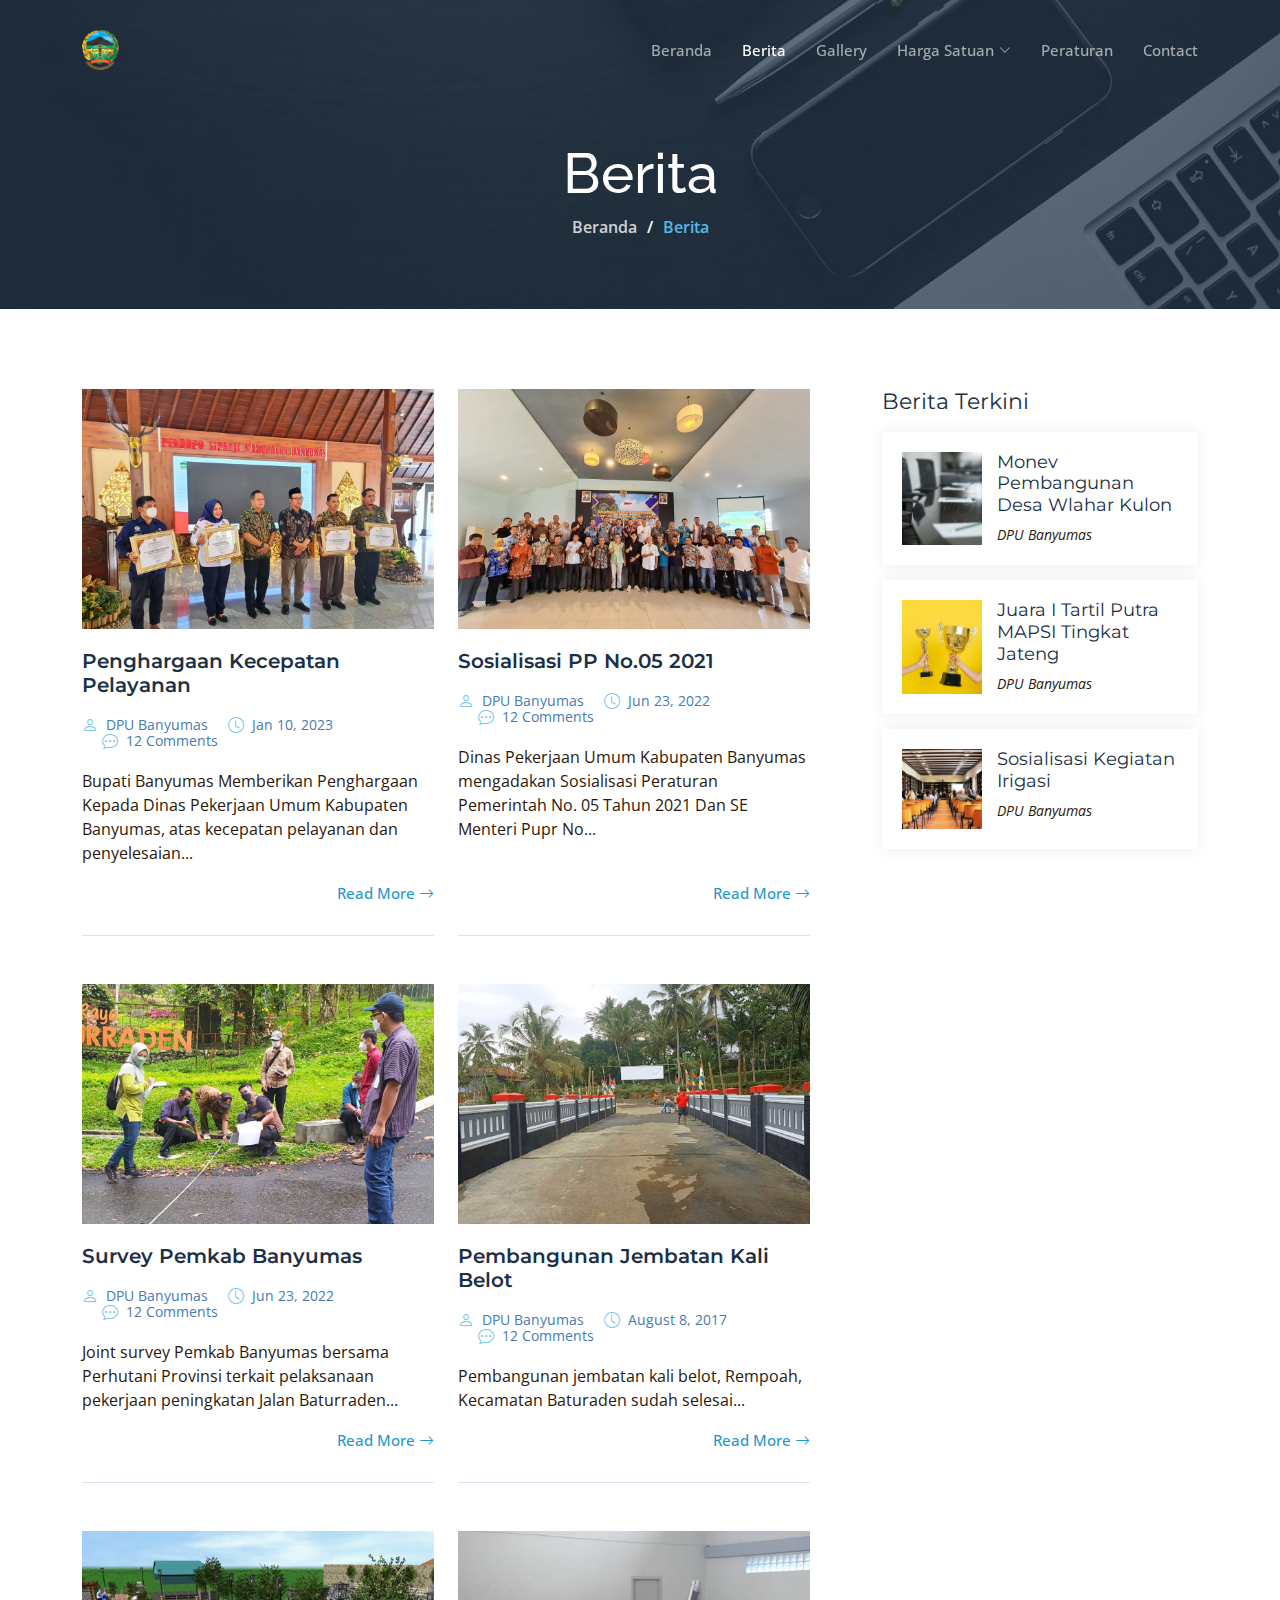
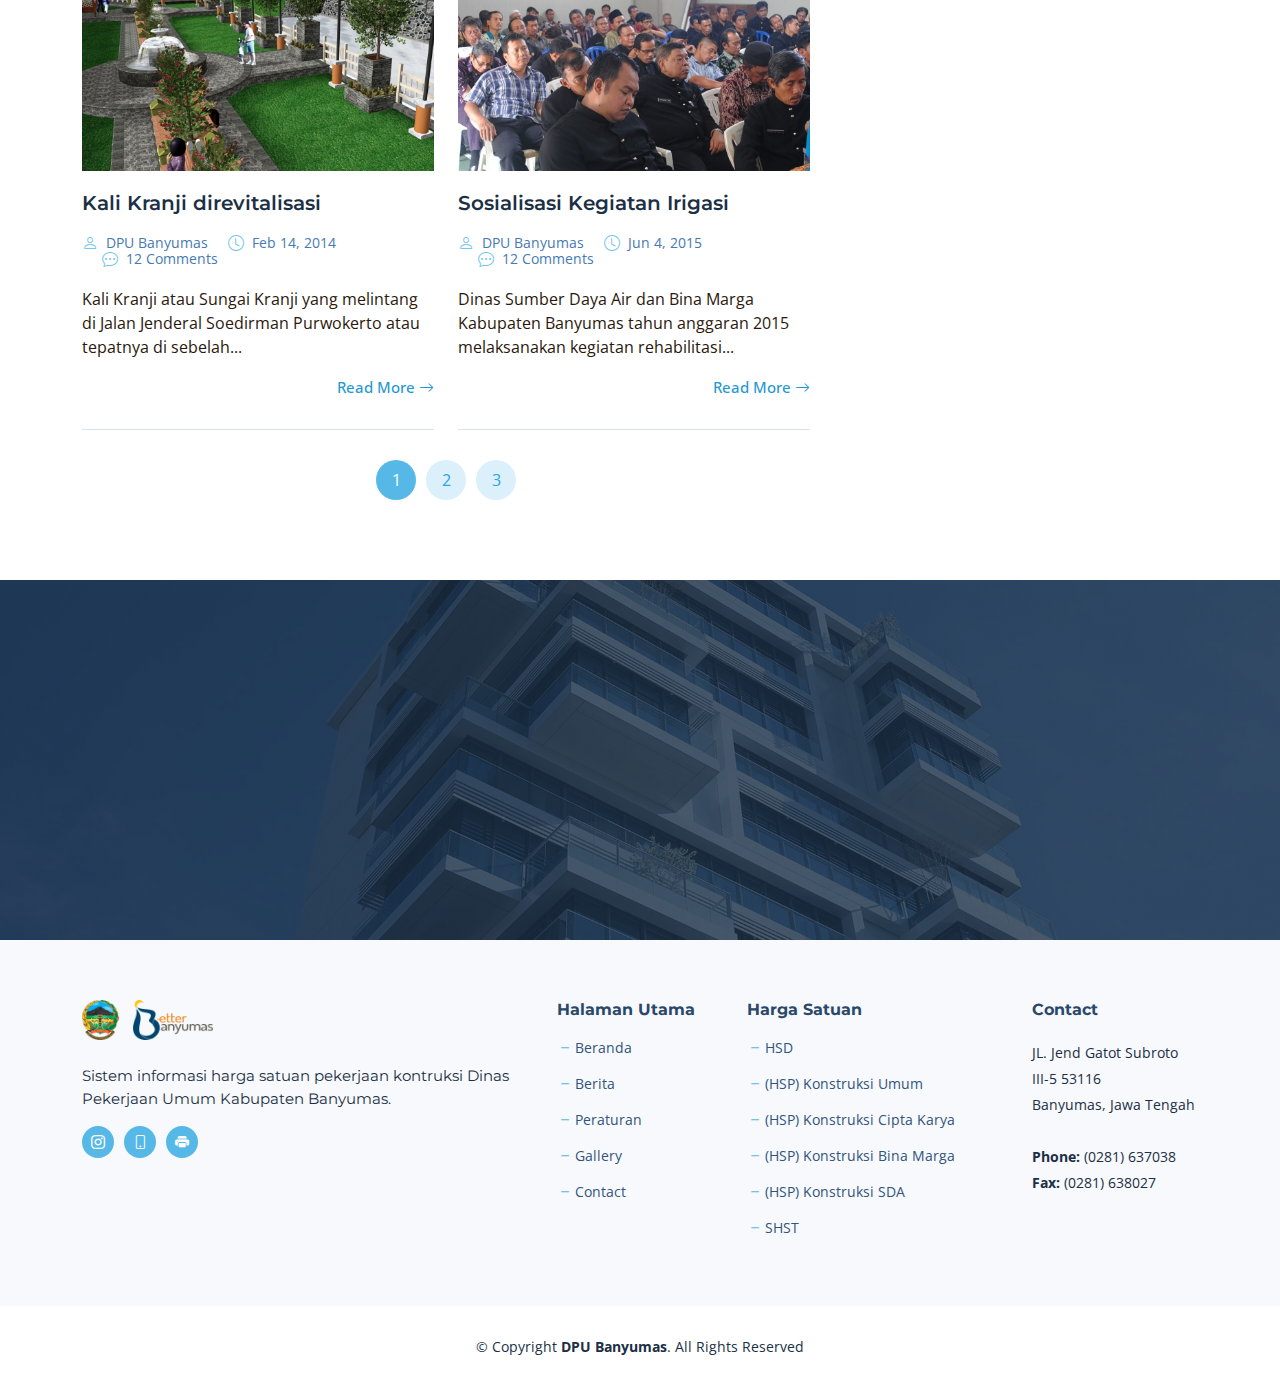
<file: berita.html>
<!DOCTYPE html>
<html lang="en">

<head>
  <meta charset="utf-8">
  <meta content="width=device-width, initial-scale=1.0" name="viewport">

  <title>DPU Banyumas - Berita</title>
  <meta content="" name="description">
  <meta content="" name="keywords">

  <!-- Favicons -->
  <link href="assets/img/favicon.png" rel="icon">
  <link href="assets/img/apple-touch-icon.png" rel="apple-touch-icon">

  <!-- Google Fonts -->
  <link rel="preconnect" href="https://fonts.googleapis.com">
  <link rel="preconnect" href="https://fonts.gstatic.com" crossorigin>
  <link href="https://fonts.googleapis.com/css2?family=Open+Sans:ital,wght@0,300;0,400;0,500;0,600;0,700;1,300;1,400;1,600;1,700&family=Montserrat:ital,wght@0,300;0,400;0,500;0,600;0,700;1,300;1,400;1,500;1,600;1,700&family=Raleway:ital,wght@0,300;0,400;0,500;0,600;0,700;1,300;1,400;1,500;1,600;1,700&display=swap" rel="stylesheet">

  <!-- Vendor CSS Files -->
  <link href="assets/vendor/bootstrap/css/bootstrap.min.css" rel="stylesheet">
  <link href="assets/vendor/bootstrap-icons/bootstrap-icons.css" rel="stylesheet">
  <link href="assets/vendor/aos/aos.css" rel="stylesheet">
  <link href="assets/vendor/glightbox/css/glightbox.min.css" rel="stylesheet">
  <link href="assets/vendor/swiper/swiper-bundle.min.css" rel="stylesheet">
  <link href="assets/vendor/remixicon/remixicon.css" rel="stylesheet">

  <!-- Template Main CSS File -->
  <link href="assets/css/main.css" rel="stylesheet">

  <!-- =======================================================
  * Template Name: Nova
  * Updated: Sep 18 2023 with Bootstrap v5.3.2
  * Template URL: https://bootstrapmade.com/nova-bootstrap-business-template/
  * Author: BootstrapMade.com
  * License: https://bootstrapmade.com/license/
  ======================================================== -->
</head>

<body class="page-blog">

  <!-- ======= Header ======= -->
  <header id="header" class="header d-flex align-items-center fixed-top">
    <div class="container-fluid container-xl d-flex align-items-center justify-content-between">

      <a href="index.html" class="logo d-flex align-items-center">
        <!-- Uncomment the line below if you also wish to use an image logo -->
        <img src="assets/img/logo.png" alt="">
        <!-- <h1 class="d-flex align-items-center">DPU Banyumas</h1> -->
      </a>

      <i class="mobile-nav-toggle mobile-nav-show bi bi-list"></i>
      <i class="mobile-nav-toggle mobile-nav-hide d-none bi bi-x"></i>

      <nav id="navbar" class="navbar">
        <ul>
          <li><a href="index.html">Beranda</a></li>
          <li><a href="berita.html" class="active">Berita</a></li>
          <li><a href="gallery.html">Gallery</a></li>
          <li class="dropdown"><a href="#"><span>Harga Satuan</span> <i class="bi bi-chevron-down dropdown-indicator"></i></a>
            <ul>
              <li><a href="harga1.html">Harga Satuan Dasar (HSD)</a></li>
              <li><a href="harga2.html" disabled style="color: grey;">Harga Satuan Pekerjaan (HSP) Konstruksi Umum</a></li>
              <li><a href="harga3.html" disabled style="color: grey;">Harga Satuan Pekerjaan (HSP) Konstruksi Cipta Karya</a></li>
              <li><a href="harga4.html" disabled style="color: grey;">Harga Satuan Pekerjaan (HSP) Konstruksi Bina Marga</a></li>
              <li><a href="harga5.html" disabled style="color: grey;">Harga Satuan Pekerjaan (HSP) Konstruksi SDA</a></li>
              <li><a href="harga6.html" disabled style="color: grey;">Harga Satuan Tertinggi (SHST)</a></li>
            </ul>
          </li>
          <li><a href="peraturan.html">Peraturan</a></li>
          <li><a href="contact.html">Contact</a></li>
        </ul>
      </nav><!-- .navbar -->

    </div>
  </header><!-- End Header -->

  <main id="main">

    <!-- ======= Breadcrumbs ======= -->
    <div class="breadcrumbs d-flex align-items-center" style="background-image: url('assets/img/berita-bg.jpg');">
      <div class="container position-relative d-flex flex-column align-items-center">

        <h2>Berita</h2>
        <ol>
          <li><a href="index.html">Beranda</a></li>
          <li>Berita</li>
        </ol>

      </div>
    </div><!-- End Breadcrumbs -->

    <!-- ======= Blog Section ======= -->
    <section id="blog" class="blog">
      <div class="container" data-aos="fade-up">

        <div class="row g-5">

          <div class="col-lg-8" data-aos="fade-up" data-aos-delay="200">

            <div class="row gy-5 posts-list">

              <div class="col-lg-6 berita1">
                <article class="d-flex flex-column">

                  <div class="post-img">
                    <img src="assets/img/blog/blog-1.jpg" alt="" class="img-fluid">
                  </div>

                  <h2 class="title">
                    <a href="blog-details.html">Penghargaan Kecepatan Pelayanan</a>
                  </h2>

                  <div class="meta-top">
                    <ul>
                      <li class="d-flex align-items-center"><i class="bi bi-person"></i> <a href="blog-details.html">DPU Banyumas</a></li>
                      <li class="d-flex align-items-center"><i class="bi bi-clock"></i> <a href="blog-details.html"><time datetime="2022-01-10">Jan 10, 2023</time></a></li>
                      <li class="d-flex align-items-center"><i class="bi bi-chat-dots"></i> <a href="blog-details.html">12 Comments</a></li>
                    </ul>
                  </div>

                  <div class="content">
                    <p>
                      Bupati Banyumas Memberikan Penghargaan Kepada Dinas Pekerjaan Umum Kabupaten Banyumas, atas kecepatan pelayanan dan penyelesaian...
                    </p>
                  </div>

                  <div class="read-more mt-auto align-self-end">
                    <a target="_blank" href="http://dpu.banyumaskab.go.id/read/41187/penghargaan-atas-kecepatan-pelayanan-dan-penyelesaian-lapak-aduan-masyarakat">Read More <i class="bi bi-arrow-right"></i></a>
                  </div>

                </article>
              </div><!-- End post list item -->

              

              <div class="col-lg-6 berita1">
                <article class="d-flex flex-column">

                  <div class="post-img">
                    <img src="assets/img/blog/blog-3.jpg" alt="" class="img-fluid">
                  </div>

                  <h2 class="title">
                    <a href="blog-details.html">Sosialisasi PP No.05 2021</a>
                  </h2>

                  <div class="meta-top">
                    <ul>
                      <li class="d-flex align-items-center"><i class="bi bi-person"></i> <a href="blog-details.html">DPU Banyumas</a></li>
                      <li class="d-flex align-items-center"><i class="bi bi-clock"></i> <a href="blog-details.html"><time datetime="2022-06-23">Jun 23, 2022</time></a></li>
                      <li class="d-flex align-items-center"><i class="bi bi-chat-dots"></i> <a href="blog-details.html">12 Comments</a></li>
                    </ul>
                  </div>

                  <div class="content">
                    <p>
                      Dinas Pekerjaan Umum Kabupaten Banyumas mengadakan Sosialisasi Peraturan Pemerintah No. 05 Tahun 2021 Dan SE Menteri Pupr No...
                    </p>
                  </div>

                  <div class="read-more mt-auto align-self-end">
                    <a target="_blank" href="http://dpu.banyumaskab.go.id/read/37866/osialisasi-peraturan-pemerintah-no-05-tahun-2021-dan-se-menteri-pupr-no-05sem2022-pada-tanggal-22-juni-2022-di-rumah-daun-purwokerto">Read More <i class="bi bi-arrow-right"></i></a>
                  </div>

                </article>
              </div><!-- End post list item -->

              <div class="col-lg-6 berita1">
                <article class="d-flex flex-column">

                  <div class="post-img">
                    <img src="assets/img/blog/blog-2.jpg" alt="" class="img-fluid">
                  </div>

                  <h2 class="title">
                    <a href="blog-details.html">Survey Pemkab Banyumas</a>
                  </h2>

                  <div class="meta-top">
                    <ul>
                      <li class="d-flex align-items-center"><i class="bi bi-person"></i> <a href="blog-details.html">DPU Banyumas</a></li>
                      <li class="d-flex align-items-center"><i class="bi bi-clock"></i> <a href="blog-details.html"><time datetime="2022-06-23">Jun 23, 2022</time></a></li>
                      <li class="d-flex align-items-center"><i class="bi bi-chat-dots"></i> <a href="blog-details.html">12 Comments</a></li>
                    </ul>
                  </div>

                  <div class="content">
                    <p>
                      Joint survey Pemkab Banyumas bersama Perhutani Provinsi terkait pelaksanaan pekerjaan peningkatan Jalan Baturraden...
                    </p>
                  </div>

                  <div class="read-more mt-auto align-self-end">
                    <a target="_blank" href="http://dpu.banyumaskab.go.id/read/37867/joint-survey-pemkab-banyumas-bersama-perhutani-provinsi-terkait-pelaksanaan-pekerjaan-peningkatan-jalan-baturraden-serang">Read More <i class="bi bi-arrow-right"></i></a>
                  </div>

                </article>
              </div><!-- End post list item -->

              <div class="col-lg-6 berita2">
                <article class="d-flex flex-column">

                  <div class="post-img">
                    <img src="assets/img/blog/blog-4.jpg" alt="" class="img-fluid">
                  </div>

                  <h2 class="title">
                    <a href="blog-details.html">Pembangunan Jembatan Kali Belot</a>
                  </h2>

                  <div class="meta-top">
                    <ul>
                      <li class="d-flex align-items-center"><i class="bi bi-person"></i> <a href="blog-details.html">DPU Banyumas</a></li>
                      <li class="d-flex align-items-center"><i class="bi bi-clock"></i> <a href="blog-details.html"><time datetime="2017-08-08">August 8, 2017</time></a></li>
                      <li class="d-flex align-items-center"><i class="bi bi-chat-dots"></i> <a href="blog-details.html">12 Comments</a></li>
                    </ul>
                  </div>

                  <div class="content">
                    <p>
                      Pembangunan jembatan kali belot, Rempoah, Kecamatan Baturaden sudah selesai...
                    </p>
                  </div>

                  <div class="read-more mt-auto align-self-end">
                    <a target="_blank" href="http://dpu.banyumaskab.go.id/read/21588/pembangunan-jembatan-kali-belot-rempoah-kec-baturaden-sdh-selesai">Read More <i class="bi bi-arrow-right"></i></a>
                  </div>

                </article>
              </div><!-- End post list item -->

              <div class="col-lg-6 berita2">
                <article class="d-flex flex-column">

                  <div class="post-img">
                    <img src="assets/img/blog/blog-6.jpg" alt="" class="img-fluid">
                  </div>

                  <h2 class="title">
                    <a href="blog-details.html">Kali Kranji direvitalisasi</a>
                  </h2>

                  <div class="meta-top">
                    <ul>
                      <li class="d-flex align-items-center"><i class="bi bi-person"></i> <a href="blog-details.html">DPU Banyumas</a></li>
                      <li class="d-flex align-items-center"><i class="bi bi-clock"></i> <a href="blog-details.html"><time datetime="2014-02-14">Feb 14, 2014</time></a></li>
                      <li class="d-flex align-items-center"><i class="bi bi-chat-dots"></i> <a href="blog-details.html">12 Comments</a></li>
                    </ul>
                  </div>

                  <div class="content">
                    <p>
                      Kali Kranji atau Sungai Kranji yang melintang di Jalan Jenderal Soedirman Purwokerto atau tepatnya di sebelah...
                    </p>
                  </div>

                  <div class="read-more mt-auto align-self-end">
                    <a target="_blank" href="http://dpu.banyumaskab.go.id/read/15317/kali-kranji-direncanakan-akan-direvitalisasi">Read More <i class="bi bi-arrow-right"></i></a>
                  </div>

                </article>
              </div><!-- End post list item -->

              <div class="col-lg-6 berita2">
                <article class="d-flex flex-column">

                  <div class="post-img">
                    <img src="assets/img/blog/blog-5.jpg" alt="" class="img-fluid">
                  </div>

                  <h2 class="title">
                    <a href="blog-details.html">Sosialisasi Kegiatan Irigasi</a>
                  </h2>

                  <div class="meta-top">
                    <ul>
                      <li class="d-flex align-items-center"><i class="bi bi-person"></i> <a href="blog-details.html">DPU Banyumas</a></li>
                      <li class="d-flex align-items-center"><i class="bi bi-clock"></i> <a href="blog-details.html"><time datetime="2015-06-04">Jun 4, 2015</time></a></li>
                      <li class="d-flex align-items-center"><i class="bi bi-chat-dots"></i> <a href="blog-details.html">12 Comments</a></li>
                    </ul>
                  </div>

                  <div class="content">
                    <p>
                      Dinas Sumber Daya Air dan Bina Marga Kabupaten Banyumas tahun anggaran 2015 melaksanakan kegiatan rehabilitasi...
                    </p>
                  </div>

                  <div class="read-more mt-auto align-self-end">
                    <a target="_blank" href="http://dpu.banyumaskab.go.id/read/16881/sosialisasi-kegiatan-irigasi-tahun-anggaran-2015">Read More <i class="bi bi-arrow-right"></i></a>
                  </div>

                </article>
              </div><!-- End post list item -->

            </div><!-- End blog posts list -->

            <div class="blog-pagination">
              <ul class="justify-content-center">
                <li class="active"><a data-filter="*">1</a></li>
                <li ><a data-filter=".berita1">2</a></li>
                <li ><a data-filter=".berita2">3</a></li>
              </ul>
            </div><!-- End blog pagination -->

          </div>

          <div class="col-lg-4" data-aos="fade-up" data-aos-delay="400">

            <div class="sidebar ps-lg-4">

              <div class="sidebar-item recent-posts">
                <h3 class="sidebar-title">Berita Terkini</h3>

                <div class="mt-3">

                  <div class="post-item mt-3">
                    <img src="assets/img/news-1.jpg" alt="" class="flex-shrink-0">
                    <div>
                      <h4><a target="_blank" href="http://patikrajakec.banyumaskab.go.id/read/44939/selasa-24-oktober-2023-monev-pembangunan-desa-wlahar-kulon-kecamatan-patikraja" >Monev Pembangunan Desa Wlahar Kulon</a></h4>
                      <time datetime="2020-01-01">DPU Banyumas</time>
                    </div>
                  </div><!-- End recent post item-->

                  <div class="post-item">
                    <img src="assets/img/news-2.jpg" alt="" class="flex-shrink-0">
                    <div>
                      <h4><a target="_blank" href="http://dindik.banyumaskab.go.id/read/44934/arjunal-mustofa-juara-i-tartil-putra-mapsi-tingkat-jateng" >Juara I Tartil Putra MAPSI Tingkat Jateng</a></h4>
                      <time datetime="2020-01-01">DPU Banyumas</time>
                    </div>
                  </div><!-- End recent post item-->

                  <div class="post-item">
                    <img src="assets/img/news-3.jpg" alt="" class="flex-shrink-0">
                    <div>
                      <h4><a target="_blank" href="http://dpu.banyumaskab.go.id/read/16881/sosialisasi-kegiatan-irigasi-tahun-anggaran-2015">Sosialisasi Kegiatan Irigasi</a></h4>
                      <time datetime="2020-01-01">DPU Banyumas</time>
                    </div>
                  </div><!-- End recent post item-->


                </div>

              </div><!-- End sidebar recent posts-->

            </div><!-- End Blog Sidebar -->

          </div>

        </div>

      </div>
    </section><!-- End Blog Section -->

    <!-- ======= Call To Action Section ======= -->
    <section id="call-to-action" class="call-to-action">
      <div class="container" data-aos="fade-up">
        <div class="row justify-content-center">
          <div class="col-lg-6 text-center">
            <h3>Dinas Pekerjaan Umum Kabupaten Banyumas</h3>
            <a href="tel:+62281637038" class="cta-btn">Contact</a>
          </div>
        </div>

      </div>
    </section><!-- End Call To Action Section -->

  </main><!-- End #main -->

  <!-- ======= Footer ======= -->
  <footer id="footer" class="footer">

    <div class="footer-content">
      <div class="container">
        <div class="row gy-4">
          <div class="col-lg-5 col-md-12 footer-info">
            <a href="index.html" class="logo d-flex align-items-center">
              <img src="assets/img/logo.png" alt="">
              <img style="margin-left: 8px;" src="assets/img/logo2.png" alt="">
              <!-- <span>DPU Banyumas</span> -->
            </a>
            <p>Sistem informasi harga satuan pekerjaan kontruksi Dinas Pekerjaan Umum Kabupaten Banyumas.</p>
            <div class="social-links d-flex  mt-3">
              <a href="https://instagram.com/dpubanyumas?igshid=MzRlODBiNWFlZA==" target="_blank" class="instagram"><i class="bi bi-instagram"></i></a>
              <a href="tel:+62281637038" class="linkedin"><i class="bi bi-phone"></i></a>
              <a href="tel:+62281638027" class="linkedin"><i class="bi bi-printer-fill"></i></a>
            </div>
          </div>
          
          <div class="col-lg-2 col-6 footer-links">
            <h4>Halaman Utama</h4>
            <ul>
              <li><i class="bi bi-dash"></i> <a href="index.html">Beranda</a></li>
              <li><i class="bi bi-dash"></i> <a href="berita.html">Berita</a></li>
              <li><i class="bi bi-dash"></i> <a href="peraturan.html">Peraturan</a></li>
              <li><i class="bi bi-dash"></i> <a href="gallery.html">Gallery</a></li>
              <li><i class="bi bi-dash"></i> <a href="contact.html">Contact</a></li>
            </ul>
          </div>

          <div class="col-lg-3 col-6 footer-links">
            <h4>Harga Satuan</h4>
            <ul>
              <li><i class="bi bi-dash"></i> <a href="harga1.html">HSD</a></li>
              <li><i class="bi bi-dash"></i> <a href="harga2.html">(HSP) Konstruksi Umum</a></li>
              <li><i class="bi bi-dash"></i> <a href="harga3.html">(HSP) Konstruksi Cipta Karya</a></li>
              <li><i class="bi bi-dash"></i> <a href="harga4.html">(HSP) Konstruksi Bina Marga</a></li>
              <li><i class="bi bi-dash"></i> <a href="harga5.html">(HSP) Konstruksi SDA</a></li>
              <li><i class="bi bi-dash"></i> <a href="harga6.html">SHST</a></li>
            </ul>
          </div>

          <div class="col-lg-2 col-md-12 footer-contact text-center text-md-start">
            <h4>Contact</h4>
            <p>
              JL. Jend Gatot Subroto<br>
              III-5 53116<br>
              Banyumas, Jawa Tengah<br><br>
              <strong>Phone:</strong> (0281) 637038<br>
              <strong>Fax:</strong> (0281) 638027<br>
            </p>

          </div>

        </div>
      </div>
    </div>

    <div class="footer-legal">
      <div class="container">
        <div class="copyright">
          &copy; Copyright <strong><span>DPU Banyumas</span></strong>. All Rights Reserved
        </div>
        <div class="credits">
          <!-- All the links in the footer should remain intact. -->
          <!-- You can delete the links only if you purchased the pro version. -->
          <!-- Licensing information: https://bootstrapmade.com/license/ -->
          <!-- Purchase the pro version with working PHP/AJAX contact form: https://bootstrapmade.com/nova-bootstrap-business-template/ -->
          <!-- Designed by <a href="https://bootstrapmade.com/">BootstrapMade</a> -->
        </div>
      </div>
    </div>
  </footer><!-- End Footer --><!-- End Footer -->

  <a href="#" class="scroll-top d-flex align-items-center justify-content-center"><i class="bi bi-arrow-up-short"></i></a>

  <div id="preloader"></div>

  <!-- Vendor JS Files -->
  <script src="assets/vendor/bootstrap/js/bootstrap.bundle.min.js"></script>
  <script src="assets/vendor/aos/aos.js"></script>
  <script src="assets/vendor/glightbox/js/glightbox.min.js"></script>
  <script src="assets/vendor/swiper/swiper-bundle.min.js"></script>
  <script src="assets/vendor/isotope-layout/isotope.pkgd.min.js"></script>
  <script src="assets/vendor/php-email-form/validate.js"></script>

  <!-- Template Main JS File -->
  <script src="assets/js/main.js"></script>

</body>

</html>
</file>
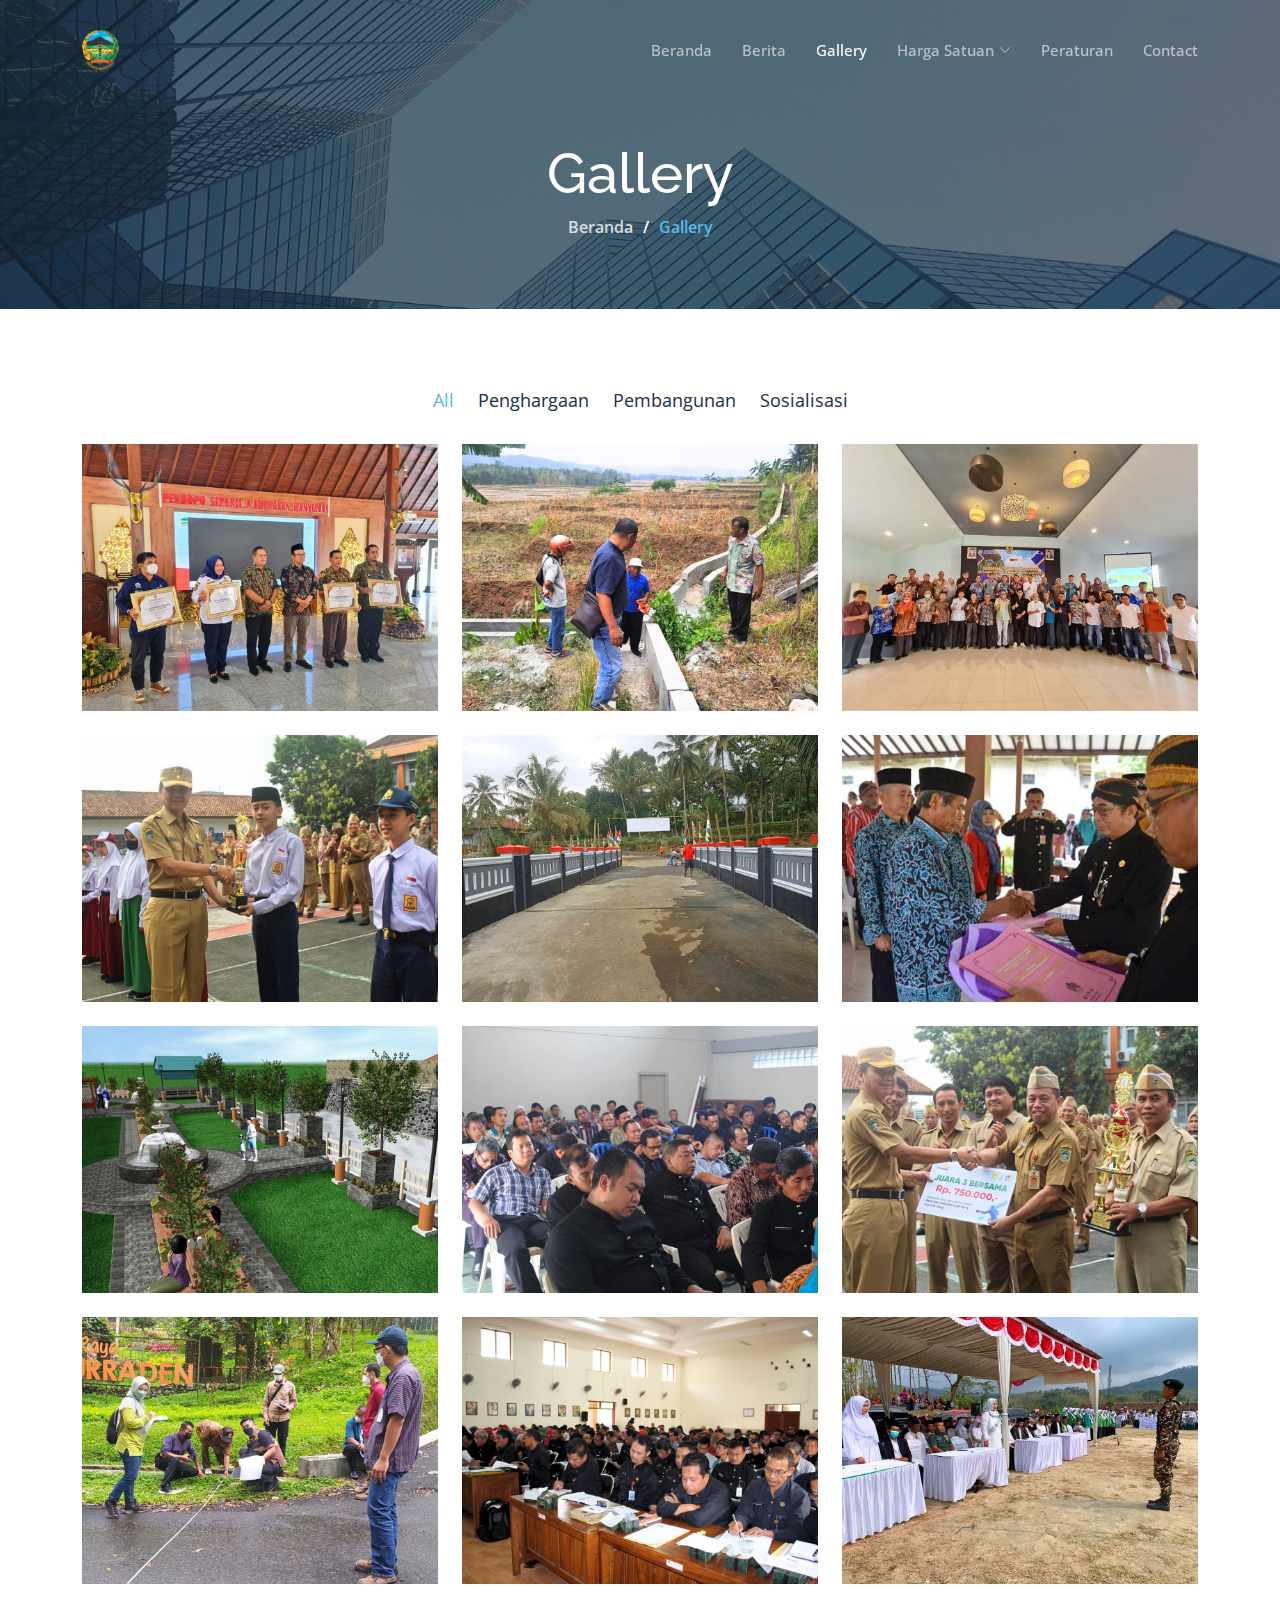
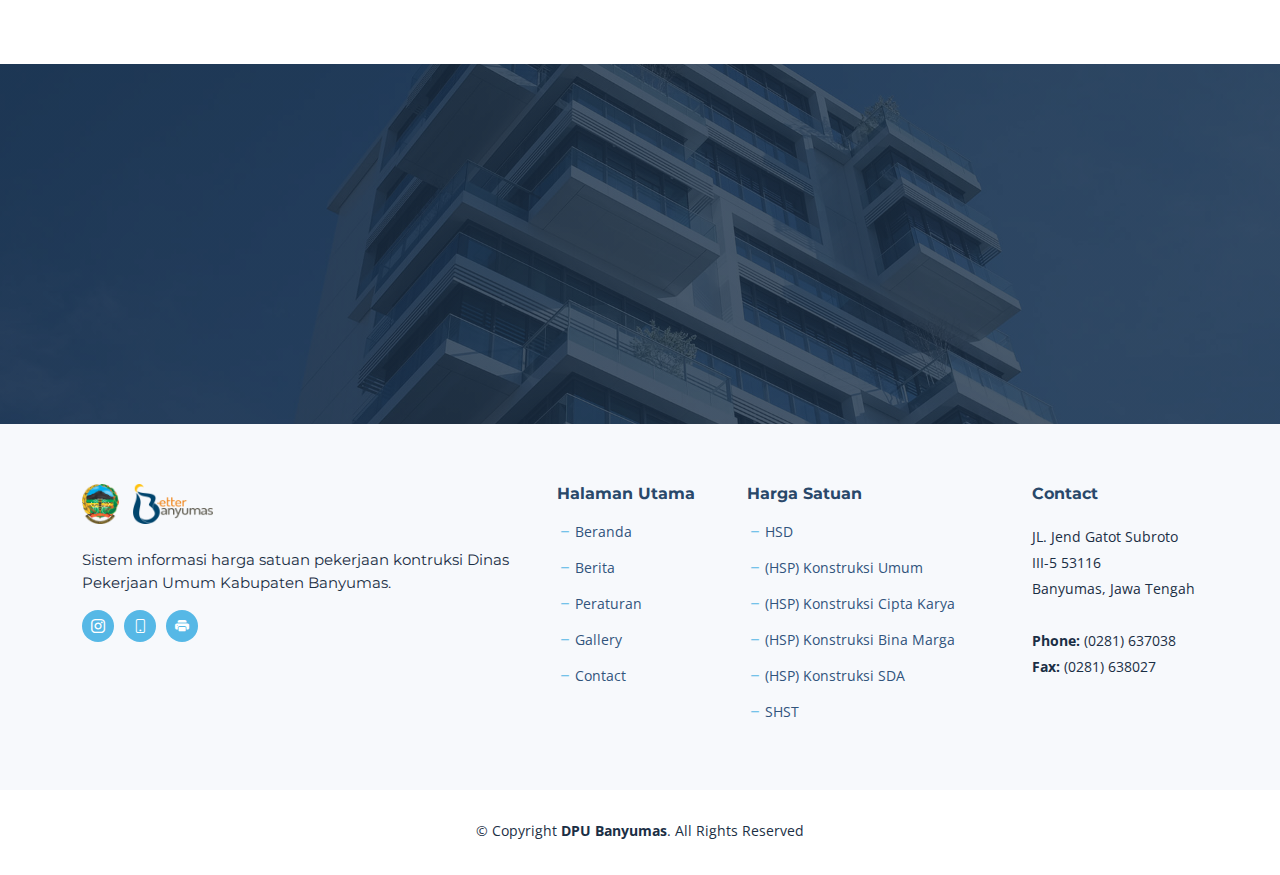
<file: gallery.html>
<!DOCTYPE html>
<html lang="en">

<head>
  <meta charset="utf-8">
  <meta content="width=device-width, initial-scale=1.0" name="viewport">

  <title>DPU Banyumas - Gallery</title>
  <meta content="" name="description">
  <meta content="" name="keywords">

  <!-- Favicons -->
  <link href="assets/img/favicon.png" rel="icon">
  <link href="assets/img/apple-touch-icon.png" rel="apple-touch-icon">

  <!-- Google Fonts -->
  <link rel="preconnect" href="https://fonts.googleapis.com">
  <link rel="preconnect" href="https://fonts.gstatic.com" crossorigin>
  <link href="https://fonts.googleapis.com/css2?family=Open+Sans:ital,wght@0,300;0,400;0,500;0,600;0,700;1,300;1,400;1,600;1,700&family=Montserrat:ital,wght@0,300;0,400;0,500;0,600;0,700;1,300;1,400;1,500;1,600;1,700&family=Raleway:ital,wght@0,300;0,400;0,500;0,600;0,700;1,300;1,400;1,500;1,600;1,700&display=swap" rel="stylesheet">

  <!-- Vendor CSS Files -->
  <link href="assets/vendor/bootstrap/css/bootstrap.min.css" rel="stylesheet">
  <link href="assets/vendor/bootstrap-icons/bootstrap-icons.css" rel="stylesheet">
  <link href="assets/vendor/aos/aos.css" rel="stylesheet">
  <link href="assets/vendor/glightbox/css/glightbox.min.css" rel="stylesheet">
  <link href="assets/vendor/swiper/swiper-bundle.min.css" rel="stylesheet">
  <link href="assets/vendor/remixicon/remixicon.css" rel="stylesheet">

  <!-- Template Main CSS File -->
  <link href="assets/css/main.css" rel="stylesheet">

  <!-- =======================================================
  * Template Name: Nova
  * Updated: Sep 18 2023 with Bootstrap v5.3.2
  * Template URL: https://bootstrapmade.com/nova-bootstrap-business-template/
  * Author: BootstrapMade.com
  * License: https://bootstrapmade.com/license/
  ======================================================== -->
</head>

<body class="page-portfolio">

  <!-- ======= Header ======= -->
  <header id="header" class="header d-flex align-items-center fixed-top">
    <div class="container-fluid container-xl d-flex align-items-center justify-content-between">

      <a href="index.html" class="logo d-flex align-items-center">
        <!-- Uncomment the line below if you also wish to use an image logo -->
        <img src="assets/img/logo.png" alt="">
        <!-- <h1 class="d-flex align-items-center">DPU Banyumas</h1> -->
      </a>

      <i class="mobile-nav-toggle mobile-nav-show bi bi-list"></i>
      <i class="mobile-nav-toggle mobile-nav-hide d-none bi bi-x"></i>

      <nav id="navbar" class="navbar">
        <ul>
          <li><a href="index.html">Beranda</a></li>
          <li><a href="berita.html">Berita</a></li>
          <li><a href="gallery.html" class="active">Gallery</a></li>
          <li class="dropdown"><a href="#"><span>Harga Satuan</span> <i class="bi bi-chevron-down dropdown-indicator"></i></a>
            <ul>
              <li><a href="harga1.html">Harga Satuan Dasar (HSD)</a></li>
              <li><a href="harga2.html" disabled style="color: grey;">Harga Satuan Pekerjaan (HSP) Konstruksi Umum</a></li>
              <li><a href="harga3.html" disabled style="color: grey;">Harga Satuan Pekerjaan (HSP) Konstruksi Cipta Karya</a></li>
              <li><a href="harga4.html" disabled style="color: grey;">Harga Satuan Pekerjaan (HSP) Konstruksi Bina Marga</a></li>
              <li><a href="harga5.html" disabled style="color: grey;">Harga Satuan Pekerjaan (HSP) Konstruksi SDA</a></li>
              <li><a href="harga6.html" disabled style="color: grey;">Harga Satuan Tertinggi (SHST)</a></li>
            </ul>
          </li>
          <li><a href="peraturan.html">Peraturan</a></li>
          <li><a href="contact.html">Contact</a></li>
        </ul>
      </nav><!-- .navbar -->

    </div>
  </header><!-- End Header -->

  <main id="main">

    <!-- ======= Breadcrumbs ======= -->
    <div class="breadcrumbs d-flex align-items-center" style="background-image: url('assets/img/contact-bg.jpg');">
      <div class="container position-relative d-flex flex-column align-items-center">

        <h2>Gallery</h2>
        <ol>
          <li><a href="index.html">Beranda</a></li>
          <li>Gallery</li>
        </ol>

      </div>
    </div><!-- End Breadcrumbs -->

    <!-- ======= Portfolio Section ======= -->
    <section id="portfolio" class="portfolio">
      <div class="container" data-aos="fade-up">

        <div class="portfolio-isotope" data-portfolio-filter="*" data-portfolio-layout="masonry" data-portfolio-sort="original-order">

          <ul class="portfolio-flters" data-aos="fade-up" data-aos-delay="100">
            <li data-filter="*" class="filter-active">All</li>
            <li data-filter=".filter-app">Penghargaan</li>
            <li data-filter=".filter-product">Pembangunan</li>
            <li data-filter=".filter-branding">Sosialisasi</li>
          </ul><!-- End Portfolio Filters -->

          <div class="row gy-4 portfolio-container" data-aos="fade-up" data-aos-delay="300">

            <div class="col-lg-4 col-md-6 portfolio-item filter-app">
              <img src="assets/img/portfolio/app-1.jpg" class="img-fluid" alt="">
              <div class="portfolio-info">
                <h4>Penghargaan</h4>
                <p>Penghargaan Kecepatan Pelayanan</p>
                <a href="assets/img/portfolio/app-1.jpg" title="Penghargaan Kecepatan Pelayanan" data-gallery="portfolio-gallery-app" class="glightbox preview-link"><i class="bi bi-zoom-in"></i></a>
                <a target="_blank" href="http://dpu.banyumaskab.go.id/read/41187/penghargaan-atas-kecepatan-pelayanan-dan-penyelesaian-lapak-aduan-masyarakat" title="More Details" class="details-link"><i class="bi bi-link-45deg"></i></a>
              </div>
            </div><!-- End Portfolio Item -->

            <div class="col-lg-4 col-md-6 portfolio-item filter-product">
              <img src="assets/img/portfolio/product-1.jpg" class="img-fluid" alt="">
              <div class="portfolio-info">
                <h4>Pembangunan</h4>
                <p>Monev Pembangunan Desa Wlahar Kulon</p>
                <a href="assets/img/portfolio/product-1.jpg" title="Monev Pembangunan Desa Wlahar Kulon" data-gallery="portfolio-gallery-product" class="glightbox preview-link"><i class="bi bi-zoom-in"></i></a>
                <a target="_blank" href="http://patikrajakec.banyumaskab.go.id/read/44939/selasa-24-oktober-2023-monev-pembangunan-desa-wlahar-kulon-kecamatan-patikraja" title="More Details" class="details-link"><i class="bi bi-link-45deg"></i></a>
              </div>
            </div><!-- End Portfolio Item -->

            <div class="col-lg-4 col-md-6 portfolio-item filter-branding">
              <img src="assets/img/portfolio/branding-1.jpg" class="img-fluid" alt="">
              <div class="portfolio-info">
                <h4>Sosialisasi</h4>
                <p>Sosialisasi PP No.5 Tahun 2021</p>
                <a href="assets/img/portfolio/branding-1.jpg" title="Sosialisasi" data-gallery="portfolio-gallery-branding" class="glightbox preview-link"><i class="bi bi-zoom-in"></i></a>
                <a target="_blank" href="http://dpu.banyumaskab.go.id/read/37866/osialisasi-peraturan-pemerintah-no-05-tahun-2021-dan-se-menteri-pupr-no-05sem2022-pada-tanggal-22-juni-2022-di-rumah-daun-purwokerto" title="More Details" class="details-link"><i class="bi bi-link-45deg"></i></a>
              </div>
            </div><!-- End Portfolio Item -->

            <div class="col-lg-4 col-md-6 portfolio-item filter-app">
              <img src="assets/img/portfolio/app-2.jpg" class="img-fluid" alt="">
              <div class="portfolio-info">
                <h4>Penghargaan</h4>
                <p>Juara I Tartil Putra MAPSI Tingkat Jateng</p>
                <a href="assets/img/portfolio/app-2.jpg" title="Juara I Tartil Putra MAPSI Tingkat Jateng" data-gallery="portfolio-gallery-app" class="glightbox preview-link"><i class="bi bi-zoom-in"></i></a>
                <a target="_blank" href="http://dindik.banyumaskab.go.id/read/44934/arjunal-mustofa-juara-i-tartil-putra-mapsi-tingkat-jateng" title="More Details" class="details-link"><i class="bi bi-link-45deg"></i></a>
              </div>
            </div><!-- End Portfolio Item -->

            <div class="col-lg-4 col-md-6 portfolio-item filter-product">
              <img src="assets/img/portfolio/product-2.jpg" class="img-fluid" alt="">
              <div class="portfolio-info">
                <h4>Pembangunan</h4>
                <p>Pembangunan Jembatan Kali Belot</p>
                <a href="assets/img/portfolio/product-2.jpg" title="Pembangunan Jembatan Kali Belot" data-gallery="portfolio-gallery-product" class="glightbox preview-link"><i class="bi bi-zoom-in"></i></a>
                <a target="_blank" href="http://dpu.banyumaskab.go.id/read/21588/pembangunan-jembatan-kali-belot-rempoah-kec-baturaden-sdh-selesai" title="More Details" class="details-link"><i class="bi bi-link-45deg"></i></a>
              </div>
            </div><!-- End Portfolio Item -->

            <div class="col-lg-4 col-md-6 portfolio-item filter-app">
              <img src="assets/img/portfolio/app-3.jpg" class="img-fluid" alt="">
              <div class="portfolio-info">
                <h4>Pelepasan Perangkat</h4>
                <p>Pelepasan Perangkat Desa Canduk yang telah purnabakti</p>
                <a href="assets/img/portfolio/app-3.jpg" title="Pelepasan Perangkat Desa Canduk yang telah purnabakti" data-gallery="portfolio-gallery-app" class="glightbox preview-link"><i class="bi bi-zoom-in"></i></a>
                <a target="_blank" href="http://lumbirkec.banyumaskab.go.id/read/19118/pelepasan-perangkat-desa-canduk-yang-telah-purnabakti" title="More Details" class="details-link"><i class="bi bi-link-45deg"></i></a>
              </div>
            </div><!-- End Portfolio Item -->

            <div class="col-lg-4 col-md-6 portfolio-item filter-product">
              <img src="assets/img/portfolio/product-3.jpg" class="img-fluid" alt="">
              <div class="portfolio-info">
                <h4>Pembangunan</h4>
                <p>Kali Kranji Divertilisasi</p>
                <a href="assets/img/portfolio/product-3.jpg" title="Kali Kranji Divertilisasi" data-gallery="portfolio-gallery-product" class="glightbox preview-link"><i class="bi bi-zoom-in"></i></a>
                <a target="_blank" href="http://dpu.banyumaskab.go.id/read/15317/kali-kranji-direncanakan-akan-direvitalisasi" title="More Details" class="details-link"><i class="bi bi-link-45deg"></i></a>
              </div>
            </div><!-- End Portfolio Item -->

            <div class="col-lg-4 col-md-6 portfolio-item filter-branding">
              <img src="assets/img/portfolio/branding-3.jpg" class="img-fluid" alt="">
              <div class="portfolio-info">
                <h4>Sosialisasi</h4>
                <p>Sosialisasi Kegiatan Irigasi</p>
                <a href="assets/img/portfolio/branding-3.jpg" title="Sosialisasi" data-gallery="portfolio-gallery-branding" class="glightbox preview-link"><i class="bi bi-zoom-in"></i></a>
                <a target="_blank" href="http://dpu.banyumaskab.go.id/read/16881/sosialisasi-kegiatan-irigasi-tahun-anggaran-2015" title="More Details" class="details-link"><i class="bi bi-link-45deg"></i></a>
              </div>
            </div><!-- End Portfolio Item -->

            <div class="col-lg-4 col-md-6 portfolio-item filter-app">
              <img src="assets/img/portfolio/app-4.jpg" class="img-fluid" alt="">
              <div class="portfolio-info">
                <h4>Penghargaan</h4>
                <p>Dindik Raih Juara III Rektor Unsoed Cup</p>
                <a href="assets/img/portfolio/app-4.jpg" title="Penghargaan" data-gallery="portfolio-gallery-app" class="glightbox preview-link"><i class="bi bi-zoom-in"></i></a>
                <a target="_blank" href="http://dindik.banyumaskab.go.id/read/44924/dindik-raih-juara-iii-rektor-unsoed-cup" title="More Details" class="details-link"><i class="bi bi-link-45deg"></i></a>
              </div>
            </div><!-- End Portfolio Item -->

            <div class="col-lg-4 col-md-6 portfolio-item filter-product">
              <img src="assets/img/portfolio/product-4.jpg" class="img-fluid" alt="">
              <div class="portfolio-info">
                <h4>Pembangunan</h4>
                <p>Survey Pemkab Banyumas dan Perhutani</p>
                <a href="assets/img/portfolio/product-4.jpg" title="Pembangunan" data-gallery="portfolio-gallery-product" class="glightbox preview-link"><i class="bi bi-zoom-in"></i></a>
                <a target="_blank" href="http://dpu.banyumaskab.go.id/read/37867/joint-survey-pemkab-banyumas-bersama-perhutani-provinsi-terkait-pelaksanaan-pekerjaan-peningkatan-jalan-baturraden-serang" title="More Details" class="details-link"><i class="bi bi-link-45deg"></i></a>
              </div>
            </div><!-- End Portfolio Item -->

            <div class="col-lg-4 col-md-6 portfolio-item filter-branding">
              <img src="assets/img/portfolio/branding-4.jpg" class="img-fluid" alt="">
              <div class="portfolio-info">
                <h4>Sosialisasi</h4>
                <p>Sosialisasi Persiapan Ujian Nasional</p>
                <a href="assets/img/portfolio/branding-4.jpg" title="Sosialisasi" data-gallery="portfolio-gallery-branding" class="glightbox preview-link"><i class="bi bi-zoom-in"></i></a>
                <a target="_blank" href="http://dindik.banyumaskab.go.id/read/24301/sosialisasi-persiapan-ujian-nasional" title="More Details" class="details-link"><i class="bi bi-link-45deg"></i></a>
              </div>
            </div><!-- End Portfolio Item -->

            <div class="col-lg-4 col-md-6 portfolio-item filter-branding">
              <img src="assets/img/portfolio/branding-5.jpg" class="img-fluid" alt="">
              <div class="portfolio-info">
                <h4>Upacara</h4>
                <p>Upacara Hari Santri</p>
                <a href="assets/img/portfolio/branding-5.jpg" title="Upacara" data-gallery="portfolio-gallery-branding" class="glightbox preview-link"><i class="bi bi-zoom-in"></i></a>
                <a target="_blank" href="http://lumbirkec.banyumaskab.go.id/read/44929/upacara-peringatan-hari-santri-nasional-tahun-2023" title="More Details" class="details-link"><i class="bi bi-link-45deg"></i></a>
              </div>
            </div><!-- End Portfolio Item -->

          </div><!-- End Portfolio Container -->

        </div>

      </div>
    </section><!-- End Portfolio Section -->

    <!-- ======= Call To Action Section ======= -->
    <section id="call-to-action" class="call-to-action">
      <div class="container" data-aos="fade-up">
        <div class="row justify-content-center">
          <div class="col-lg-6 text-center">
            <h3>Dinas Pekerjaan Umum Kabupaten Banyumas</h3>
            <a href="tel:+62281637038" class="cta-btn">Contact</a>
          </div>
        </div>

      </div>
    </section><!-- End Call To Action Section -->

  </main><!-- End #main -->

  <!-- ======= Footer ======= -->
  <footer id="footer" class="footer">

    <div class="footer-content">
      <div class="container">
        <div class="row gy-4">
          <div class="col-lg-5 col-md-12 footer-info">
            <a href="index.html" class="logo d-flex align-items-center">
              <img src="assets/img/logo.png" alt="">
              <img style="margin-left: 8px;" src="assets/img/logo2.png" alt="">
              <!-- <span>DPU Banyumas</span> -->
            </a>
            <p>Sistem informasi harga satuan pekerjaan kontruksi Dinas Pekerjaan Umum Kabupaten Banyumas.</p>
            <div class="social-links d-flex  mt-3">
              <a href="https://instagram.com/dpubanyumas?igshid=MzRlODBiNWFlZA==" target="_blank" class="instagram"><i class="bi bi-instagram"></i></a>
              <a href="tel:+62281637038" class="linkedin"><i class="bi bi-phone"></i></a>
              <a href="tel:+62281638027" class="linkedin"><i class="bi bi-printer-fill"></i></a>
            </div>
          </div>
          
          <div class="col-lg-2 col-6 footer-links">
            <h4>Halaman Utama</h4>
            <ul>
              <li><i class="bi bi-dash"></i> <a href="index.html">Beranda</a></li>
              <li><i class="bi bi-dash"></i> <a href="berita.html">Berita</a></li>
              <li><i class="bi bi-dash"></i> <a href="peraturan.html">Peraturan</a></li>
              <li><i class="bi bi-dash"></i> <a href="gallery.html">Gallery</a></li>
              <li><i class="bi bi-dash"></i> <a href="contact.html">Contact</a></li>
            </ul>
          </div>

          <div class="col-lg-3 col-6 footer-links">
            <h4>Harga Satuan</h4>
            <ul>
              <li><i class="bi bi-dash"></i> <a href="harga1.html">HSD</a></li>
              <li><i class="bi bi-dash"></i> <a href="harga2.html">(HSP) Konstruksi Umum</a></li>
              <li><i class="bi bi-dash"></i> <a href="harga3.html">(HSP) Konstruksi Cipta Karya</a></li>
              <li><i class="bi bi-dash"></i> <a href="harga4.html">(HSP) Konstruksi Bina Marga</a></li>
              <li><i class="bi bi-dash"></i> <a href="harga5.html">(HSP) Konstruksi SDA</a></li>
              <li><i class="bi bi-dash"></i> <a href="harga6.html">SHST</a></li>
            </ul>
          </div>

          <div class="col-lg-2 col-md-12 footer-contact text-center text-md-start">
            <h4>Contact</h4>
            <p>
              JL. Jend Gatot Subroto<br>
              III-5 53116<br>
              Banyumas, Jawa Tengah<br><br>
              <strong>Phone:</strong> (0281) 637038<br>
              <strong>Fax:</strong> (0281) 638027<br>
            </p>

          </div>

        </div>
      </div>
    </div>

    <div class="footer-legal">
      <div class="container">
        <div class="copyright">
          &copy; Copyright <strong><span>DPU Banyumas</span></strong>. All Rights Reserved
        </div>
        <div class="credits">
          <!-- All the links in the footer should remain intact. -->
          <!-- You can delete the links only if you purchased the pro version. -->
          <!-- Licensing information: https://bootstrapmade.com/license/ -->
          <!-- Purchase the pro version with working PHP/AJAX contact form: https://bootstrapmade.com/nova-bootstrap-business-template/ -->
          <!-- Designed by <a href="https://bootstrapmade.com/">BootstrapMade</a> -->
        </div>
      </div>
    </div>
  </footer><!-- End Footer --><!-- End Footer -->

  <a href="#" class="scroll-top d-flex align-items-center justify-content-center"><i class="bi bi-arrow-up-short"></i></a>

  <div id="preloader"></div>

  <!-- Vendor JS Files -->
  <script src="assets/vendor/bootstrap/js/bootstrap.bundle.min.js"></script>
  <script src="assets/vendor/aos/aos.js"></script>
  <script src="assets/vendor/glightbox/js/glightbox.min.js"></script>
  <script src="assets/vendor/swiper/swiper-bundle.min.js"></script>
  <script src="assets/vendor/isotope-layout/isotope.pkgd.min.js"></script>
  <script src="assets/vendor/php-email-form/validate.js"></script>

  <!-- Template Main JS File -->
  <script src="assets/js/main.js"></script>

</body>

</html>
</file>
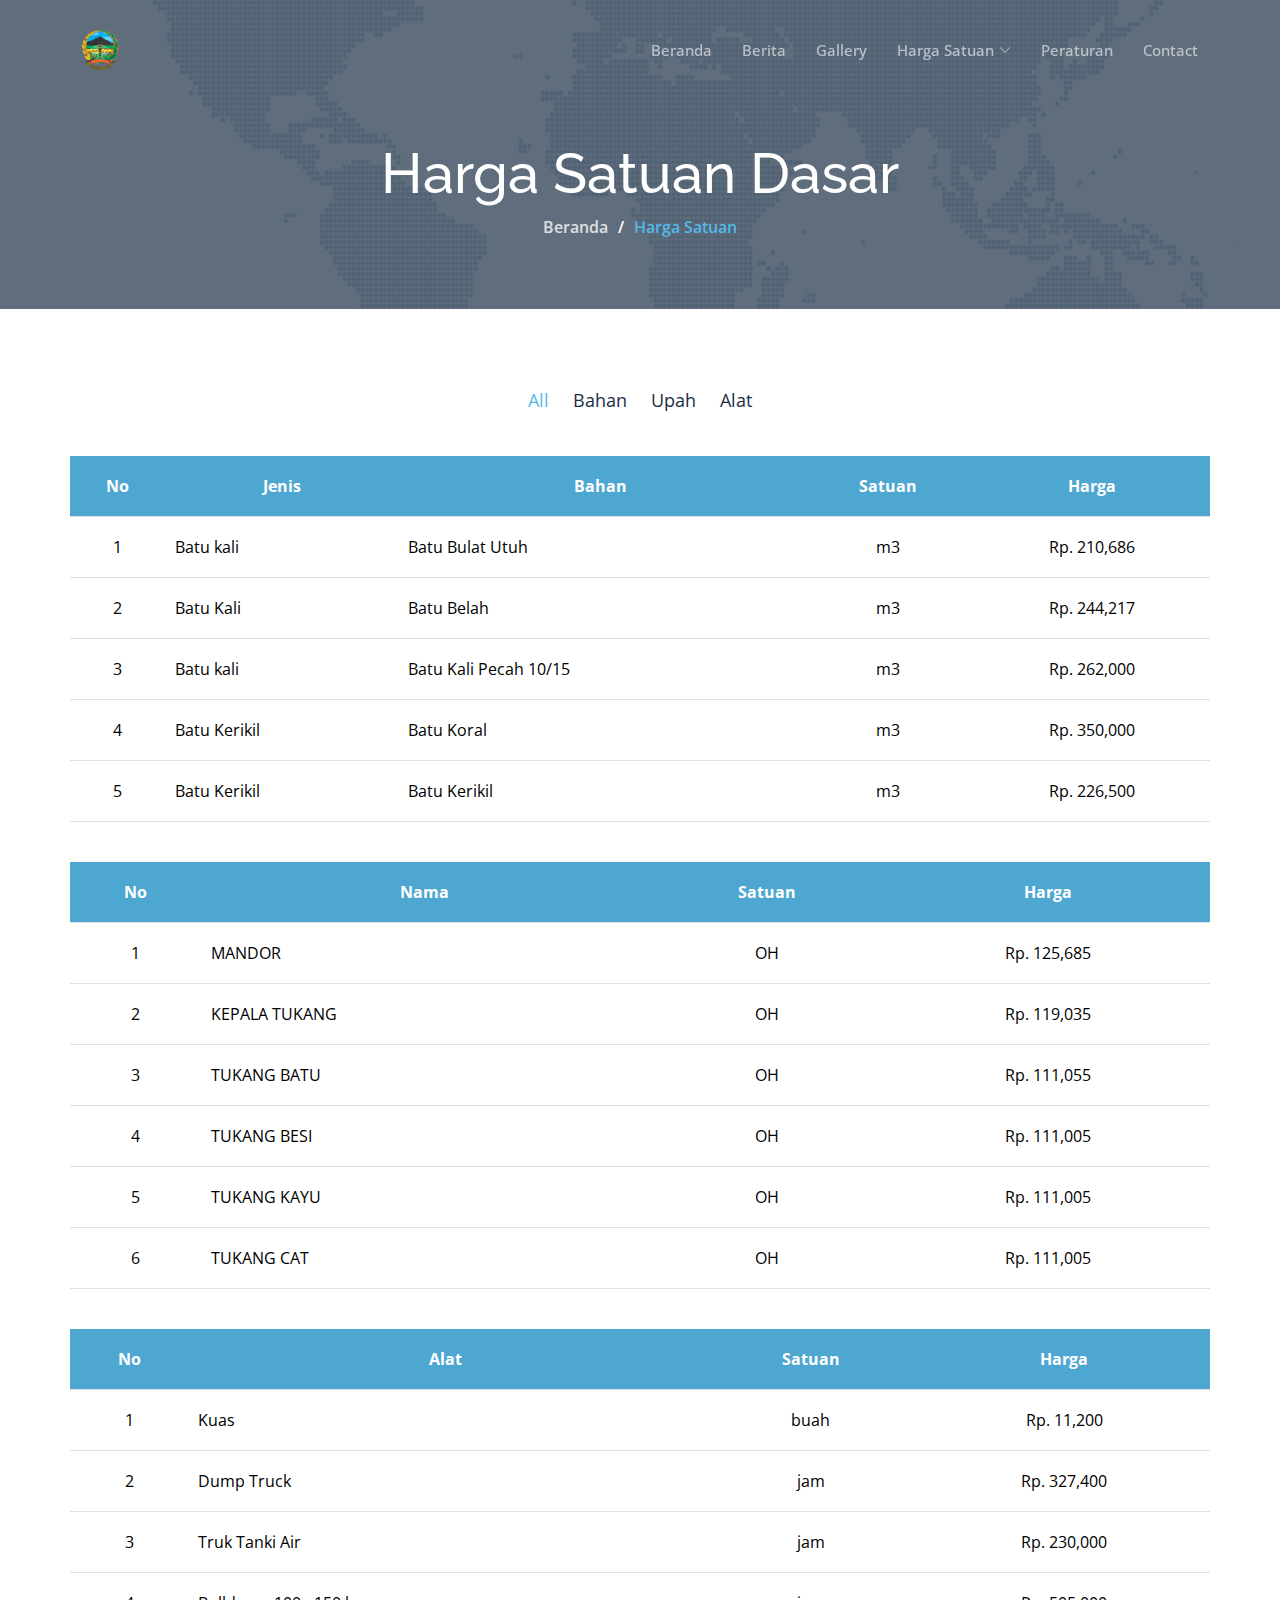
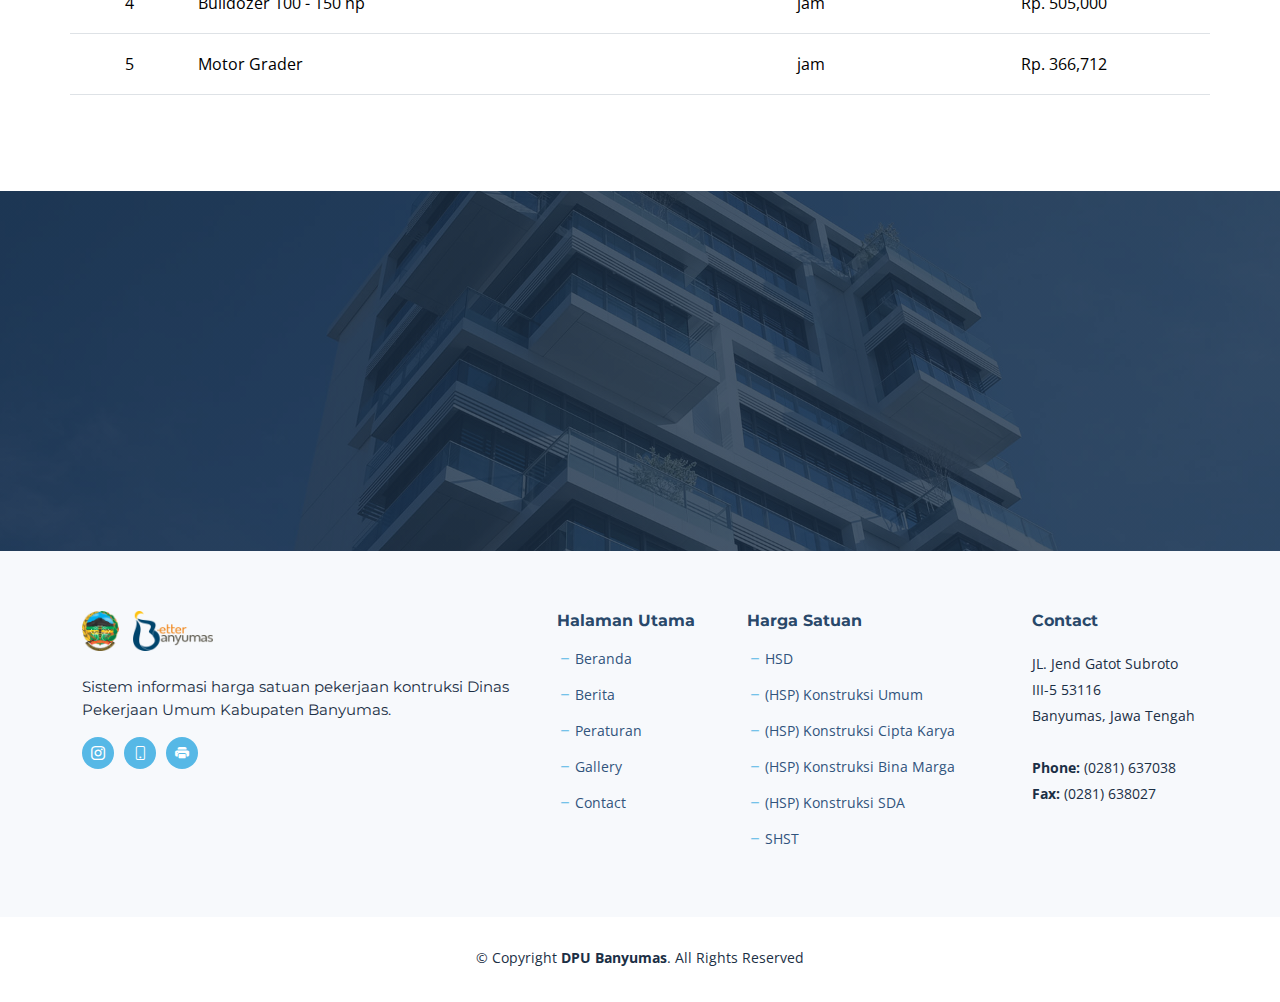
<file: harga1.html>
<!DOCTYPE html>
<html lang="en">

<head>
  <meta charset="utf-8">
  <meta content="width=device-width, initial-scale=1.0" name="viewport">

  <title>DPU Banyumas - HSD</title>
  <meta content="" name="description">
  <meta content="" name="keywords">

  <!-- Favicons -->
  <link href="assets/img/favicon.png" rel="icon">
  <link href="assets/img/apple-touch-icon.png" rel="apple-touch-icon">

  <!-- Google Fonts -->
  <link rel="preconnect" href="https://fonts.googleapis.com">
  <link rel="preconnect" href="https://fonts.gstatic.com" crossorigin>
  <link href="https://fonts.googleapis.com/css2?family=Open+Sans:ital,wght@0,300;0,400;0,500;0,600;0,700;1,300;1,400;1,600;1,700&family=Montserrat:ital,wght@0,300;0,400;0,500;0,600;0,700;1,300;1,400;1,500;1,600;1,700&family=Raleway:ital,wght@0,300;0,400;0,500;0,600;0,700;1,300;1,400;1,500;1,600;1,700&display=swap" rel="stylesheet">

  <!-- Vendor CSS Files -->
  <link href="assets/vendor/bootstrap/css/bootstrap.min.css" rel="stylesheet">
  <link href="assets/vendor/bootstrap-icons/bootstrap-icons.css" rel="stylesheet">
  <link href="assets/vendor/aos/aos.css" rel="stylesheet">
  <link href="assets/vendor/glightbox/css/glightbox.min.css" rel="stylesheet">
  <link href="assets/vendor/swiper/swiper-bundle.min.css" rel="stylesheet">
  <link href="assets/vendor/remixicon/remixicon.css" rel="stylesheet">

  <!-- Template Main CSS File -->
  <link href="assets/css/main.css" rel="stylesheet">

  <!-- =======================================================
  * Template Name: Nova
  * Updated: Sep 18 2023 with Bootstrap v5.3.2
  * Template URL: https://bootstrapmade.com/nova-bootstrap-business-template/
  * Author: BootstrapMade.com
  * License: https://bootstrapmade.com/license/
  ======================================================== -->
</head>

<body class="page-team">

  <!-- ======= Header ======= -->
  <header id="header" class="header d-flex align-items-center fixed-top">
    <div class="container-fluid container-xl d-flex align-items-center justify-content-between">

      <a href="index.html" class="logo d-flex align-items-center">
        <!-- Uncomment the line below if you also wish to use an image logo -->
        <img src="assets/img/logo.png" alt="">
        <!-- <h1 class="d-flex align-items-center">DPU Banyumas</h1> -->
      </a>

      <i class="mobile-nav-toggle mobile-nav-show bi bi-list"></i>
      <i class="mobile-nav-toggle mobile-nav-hide d-none bi bi-x"></i>

      <nav id="navbar" class="navbar">
        <ul>
          <li><a href="index.html">Beranda</a></li>
          <li><a href="berita.html">Berita</a></li>
          <li><a href="gallery.html">Gallery</a></li>
          <li class="dropdown"><a href="#"><span>Harga Satuan</span> <i class="bi bi-chevron-down dropdown-indicator"></i></a>
            <ul>
              <li><a href="harga1.html" class="active">Harga Satuan Dasar (HSD)</a></li>
              <li><a href="harga2.html" disabled style="color: grey;">Harga Satuan Pekerjaan (HSP) Konstruksi Umum</a></li>
              <li><a href="harga3.html" disabled style="color: grey;">Harga Satuan Pekerjaan (HSP) Konstruksi Cipta Karya</a></li>
              <li><a href="harga4.html" disabled style="color: grey;">Harga Satuan Pekerjaan (HSP) Konstruksi Bina Marga</a></li>
              <li><a href="harga5.html" disabled style="color: grey;">Harga Satuan Pekerjaan (HSP) Konstruksi SDA</a></li>
              <li><a href="harga6.html" disabled style="color: grey;">Harga Satuan Tertinggi (SHST)</a></li>
            </ul>
          </li>
          <li><a href="peraturan.html">Peraturan</a></li>
          <li><a href="contact.html">Contact</a></li>
        </ul>
      </nav><!-- .navbar -->

    </div>
  </header><!-- End Header -->

  <main id="main">

    <!-- ======= Breadcrumbs ======= -->
    <div class="breadcrumbs d-flex align-items-center" style="background-image: url('assets/img/contact-bg.png');">
      <div class="container position-relative d-flex flex-column align-items-center">

        <h2>Harga Satuan Dasar</h2>
        <ol>
          <li><a href="index.html">Beranda</a></li>
          <li>Harga Satuan</li>
        </ol>

      </div>
    </div><!-- End Breadcrumbs -->


    <section id="portfolio" class="portfolio">
      <div class="container" data-aos="fade-up">

        <div class="portfolio-isotope" data-portfolio-filter="*" data-portfolio-layout="masonry" data-portfolio-sort="original-order">

          <ul class="portfolio-flters" data-aos="fade-up" data-aos-delay="100">
            <li style="min-height: 30px;" data-filter="*" class="filter-active">All</li>
            <li style="min-height: 30px;" data-filter=".filter-app">Bahan</li>
            <li style="min-height: 30px;" data-filter=".filter-product">Upah</li>
            <li style="min-height: 30px;" data-filter=".filter-branding">Alat</li>
          </ul><!-- End Portfolio Filters -->

          <div class="row gy-4 portfolio-container" data-aos="fade-up" data-aos-delay="300">

            <div class="col-lg-12 col-md-12 portfolio-item filter-app">
              <div class="row gy-5">

                <table class="table table-hover">
                  <thead>
                    <tr>
                      <th class="text-center" scope="col">No</th>
                      <th class="text-center" scope="col">Jenis</th>
                      <th class="text-center" scope="col">Bahan</th>
                      <th class="text-center" scope="col">Satuan</th>
                      <th class="text-center" scope="col">Harga</th>
                    </tr>
                  </thead>
                  <tbody>
                    
                    <tr>
                      <td class="text-center">1</th>
                      <td>Batu kali</td>
                      <td>Batu Bulat Utuh</td>
                      <td class="text-center">m3</td>
                      <td class="text-center">Rp. 210,686</td>
                    </tr>

                    <tr>
                      <td class="text-center">2</th>
                      <td>Batu Kali</td>
                      <td>Batu Belah</td>
                      <td class="text-center">m3</td>
                      <td class="text-center">Rp. 244,217</td>
                    </tr>
                    
                    <tr>
                      <td class="text-center">3</th>
                      <td>Batu kali</td>
                      <td>Batu Kali Pecah 10/15</td>
                      <td class="text-center">m3</td>
                      <td class="text-center">Rp. 262,000</td>
                    </tr>

                    <tr>
                      <td class="text-center">4</th>
                      <td>Batu Kerikil</td>
                      <td>Batu Koral</td>
                      <td class="text-center">m3</td>
                      <td class="text-center">Rp. 350,000</td>
                    </tr>

                    <tr>
                      <td class="text-center">5</th>
                      <td>Batu Kerikil</td>
                      <td>Batu Kerikil</td>
                      <td class="text-center">m3</td>
                      <td class="text-center">Rp. 226,500</td>
                    </tr>
                    
                  </tbody>
                </table>
      
              </div>
            </div><!-- End Portfolio Item -->

            <div class="col-lg-12 col-md-12 portfolio-item filter-product">
              <div class="row gy-5">

                <table class="table table-hover">
                  <thead>
                    <tr>
                      <th class="text-center" scope="col">No</th>
                      <th class="text-center" scope="col">Nama</th>
                      <th class="text-center" scope="col">Satuan</th>
                      <th class="text-center" scope="col">Harga</th>
                    </tr>
                  </thead>
                  <tbody>

                    <tr>
                      <td class="text-center">1</th>
                      <td>MANDOR</td>
                      <td class="text-center">OH</td>
                      <td class="text-center">Rp. 125,685</td>
                    </tr>
                    
                    <tr>
                      <td class="text-center">2</th>
                      <td>KEPALA TUKANG</td>
                      <td class="text-center">OH</td>
                      <td class="text-center">Rp. 119,035</td>
                    </tr>
                    
                    <tr>
                      <td class="text-center">3</th>
                      <td>TUKANG BATU</td>
                      <td class="text-center">OH</td>
                      <td class="text-center">Rp. 111,055</td>
                    </tr>
                    
                    <tr>
                      <td class="text-center">4</th>
                      <td>TUKANG BESI</td>
                      <td class="text-center">OH</td>
                      <td class="text-center">Rp. 111,005</td>
                    </tr>
                    
                    <tr>
                      <td class="text-center">5</th>
                      <td>TUKANG KAYU</td>
                      <td class="text-center">OH</td>
                      <td class="text-center">Rp. 111,005</td>
                    </tr>
                    
                    <tr>
                      <td class="text-center">6</th>
                      <td>TUKANG CAT</td>
                      <td class="text-center">OH</td>
                      <td class="text-center">Rp. 111,005</td>
                    </tr>
                    
                  </tbody>
                </table>

              </div>
            </div><!-- End Portfolio Item -->

            <div class="col-lg-12 col-md-12 portfolio-item filter-branding">
              <div class="row gy-5">

                <table class="table table-hover">
                  <thead>
                    <tr>
                      <th class="text-center" scope="col">No</th>
                      <th class="text-center" scope="col">Alat</th>
                      <th class="text-center" scope="col">Satuan</th>
                      <th class="text-center" scope="col">Harga</th>
                    </tr>
                  </thead>
                  <tbody>

                    <tr>
                      <td class="text-center">1</th>
                      <td>Kuas</td>
                      <td class="text-center">buah</td>
                      <td class="text-center">Rp. 11,200</td>
                    </tr>

                    <tr>
                      <td class="text-center">2</th>
                      <td>Dump Truck</td>
                      <td class="text-center">jam</td>
                      <td class="text-center">Rp. 327,400</td>
                    </tr>

                    <tr>
                      <td class="text-center">3</th>
                      <td>Truk Tanki Air</td>
                      <td class="text-center">jam</td>
                      <td class="text-center">Rp. 230,000</td>
                    </tr>

                    <tr>
                      <td class="text-center">4</th>
                      <td>Bulldozer 100 - 150 hp</td>
                      <td class="text-center">jam</td>
                      <td class="text-center">Rp. 505,000</td>
                    </tr>

                    <tr>
                      <td class="text-center">5</th>
                      <td>Motor Grader</td>
                      <td class="text-center">jam</td>
                      <td class="text-center">Rp. 366,712</td>
                    </tr>

                  </tbody>
                </table>

              </div>
            </div><!-- End Portfolio Item -->

          </div><!-- End Portfolio Container -->

        </div>

      </div>
    </section><!-- End Portfolio Section -->

    <!-- ======= Call To Action Section ======= -->
    <section id="call-to-action" class="call-to-action">
      <div class="container" data-aos="fade-up">
        <div class="row justify-content-center">
          <div class="col-lg-6 text-center">
            <h3>Dinas Pekerjaan Umum Kabupaten Banyumas</h3>
            <a href="tel:+62281637038" class="cta-btn">Contact</a>
          </div>
        </div>

      </div>
    </section><!-- End Call To Action Section -->

  </main><!-- End #main -->

  <!-- ======= Footer ======= -->
  <footer id="footer" class="footer">

    <div class="footer-content">
      <div class="container">
        <div class="row gy-4">
          <div class="col-lg-5 col-md-12 footer-info">
            <a href="index.html" class="logo d-flex align-items-center">
              <img src="assets/img/logo.png" alt="">
              <img style="margin-left: 8px;" src="assets/img/logo2.png" alt="">
              <!-- <span>DPU Banyumas</span> -->
            </a>
            <p>Sistem informasi harga satuan pekerjaan kontruksi Dinas Pekerjaan Umum Kabupaten Banyumas.</p>
            <div class="social-links d-flex  mt-3">
              <a href="https://instagram.com/dpubanyumas?igshid=MzRlODBiNWFlZA==" target="_blank" class="instagram"><i class="bi bi-instagram"></i></a>
              <a href="tel:+62281637038" class="linkedin"><i class="bi bi-phone"></i></a>
              <a href="tel:+62281638027" class="linkedin"><i class="bi bi-printer-fill"></i></a>
            </div>
          </div>
          
          <div class="col-lg-2 col-6 footer-links">
            <h4>Halaman Utama</h4>
            <ul>
              <li><i class="bi bi-dash"></i> <a href="index.html">Beranda</a></li>
              <li><i class="bi bi-dash"></i> <a href="berita.html">Berita</a></li>
              <li><i class="bi bi-dash"></i> <a href="peraturan.html">Peraturan</a></li>
              <li><i class="bi bi-dash"></i> <a href="gallery.html">Gallery</a></li>
              <li><i class="bi bi-dash"></i> <a href="contact.html">Contact</a></li>
            </ul>
          </div>

          <div class="col-lg-3 col-6 footer-links">
            <h4>Harga Satuan</h4>
            <ul>
              <li><i class="bi bi-dash"></i> <a href="harga1.html">HSD</a></li>
              <li><i class="bi bi-dash"></i> <a href="harga2.html">(HSP) Konstruksi Umum</a></li>
              <li><i class="bi bi-dash"></i> <a href="harga3.html">(HSP) Konstruksi Cipta Karya</a></li>
              <li><i class="bi bi-dash"></i> <a href="harga4.html">(HSP) Konstruksi Bina Marga</a></li>
              <li><i class="bi bi-dash"></i> <a href="harga5.html">(HSP) Konstruksi SDA</a></li>
              <li><i class="bi bi-dash"></i> <a href="harga6.html">SHST</a></li>
            </ul>
          </div>

          <div class="col-lg-2 col-md-12 footer-contact text-center text-md-start">
            <h4>Contact</h4>
            <p>
              JL. Jend Gatot Subroto<br>
              III-5 53116<br>
              Banyumas, Jawa Tengah<br><br>
              <strong>Phone:</strong> (0281) 637038<br>
              <strong>Fax:</strong> (0281) 638027<br>
            </p>

          </div>

        </div>
      </div>
    </div>

    <div class="footer-legal">
      <div class="container">
        <div class="copyright">
          &copy; Copyright <strong><span>DPU Banyumas</span></strong>. All Rights Reserved
        </div>
        <div class="credits">
          <!-- All the links in the footer should remain intact. -->
          <!-- You can delete the links only if you purchased the pro version. -->
          <!-- Licensing information: https://bootstrapmade.com/license/ -->
          <!-- Purchase the pro version with working PHP/AJAX contact form: https://bootstrapmade.com/nova-bootstrap-business-template/ -->
          <!-- Designed by <a href="https://bootstrapmade.com/">BootstrapMade</a> -->
        </div>
      </div>
    </div>
  </footer><!-- End Footer --><!-- End Footer -->

  <a href="#" class="scroll-top d-flex align-items-center justify-content-center"><i class="bi bi-arrow-up-short"></i></a>

  <div id="preloader"></div>

  <!-- Vendor JS Files -->
  <script src="assets/vendor/bootstrap/js/bootstrap.bundle.min.js"></script>
  <script src="assets/vendor/aos/aos.js"></script>
  <script src="assets/vendor/glightbox/js/glightbox.min.js"></script>
  <script src="assets/vendor/swiper/swiper-bundle.min.js"></script>
  <script src="assets/vendor/isotope-layout/isotope.pkgd.min.js"></script>
  <script src="assets/vendor/php-email-form/validate.js"></script>

  <!-- Template Main JS File -->
  <script src="assets/js/main.js"></script>

</body>

</html>
</file>
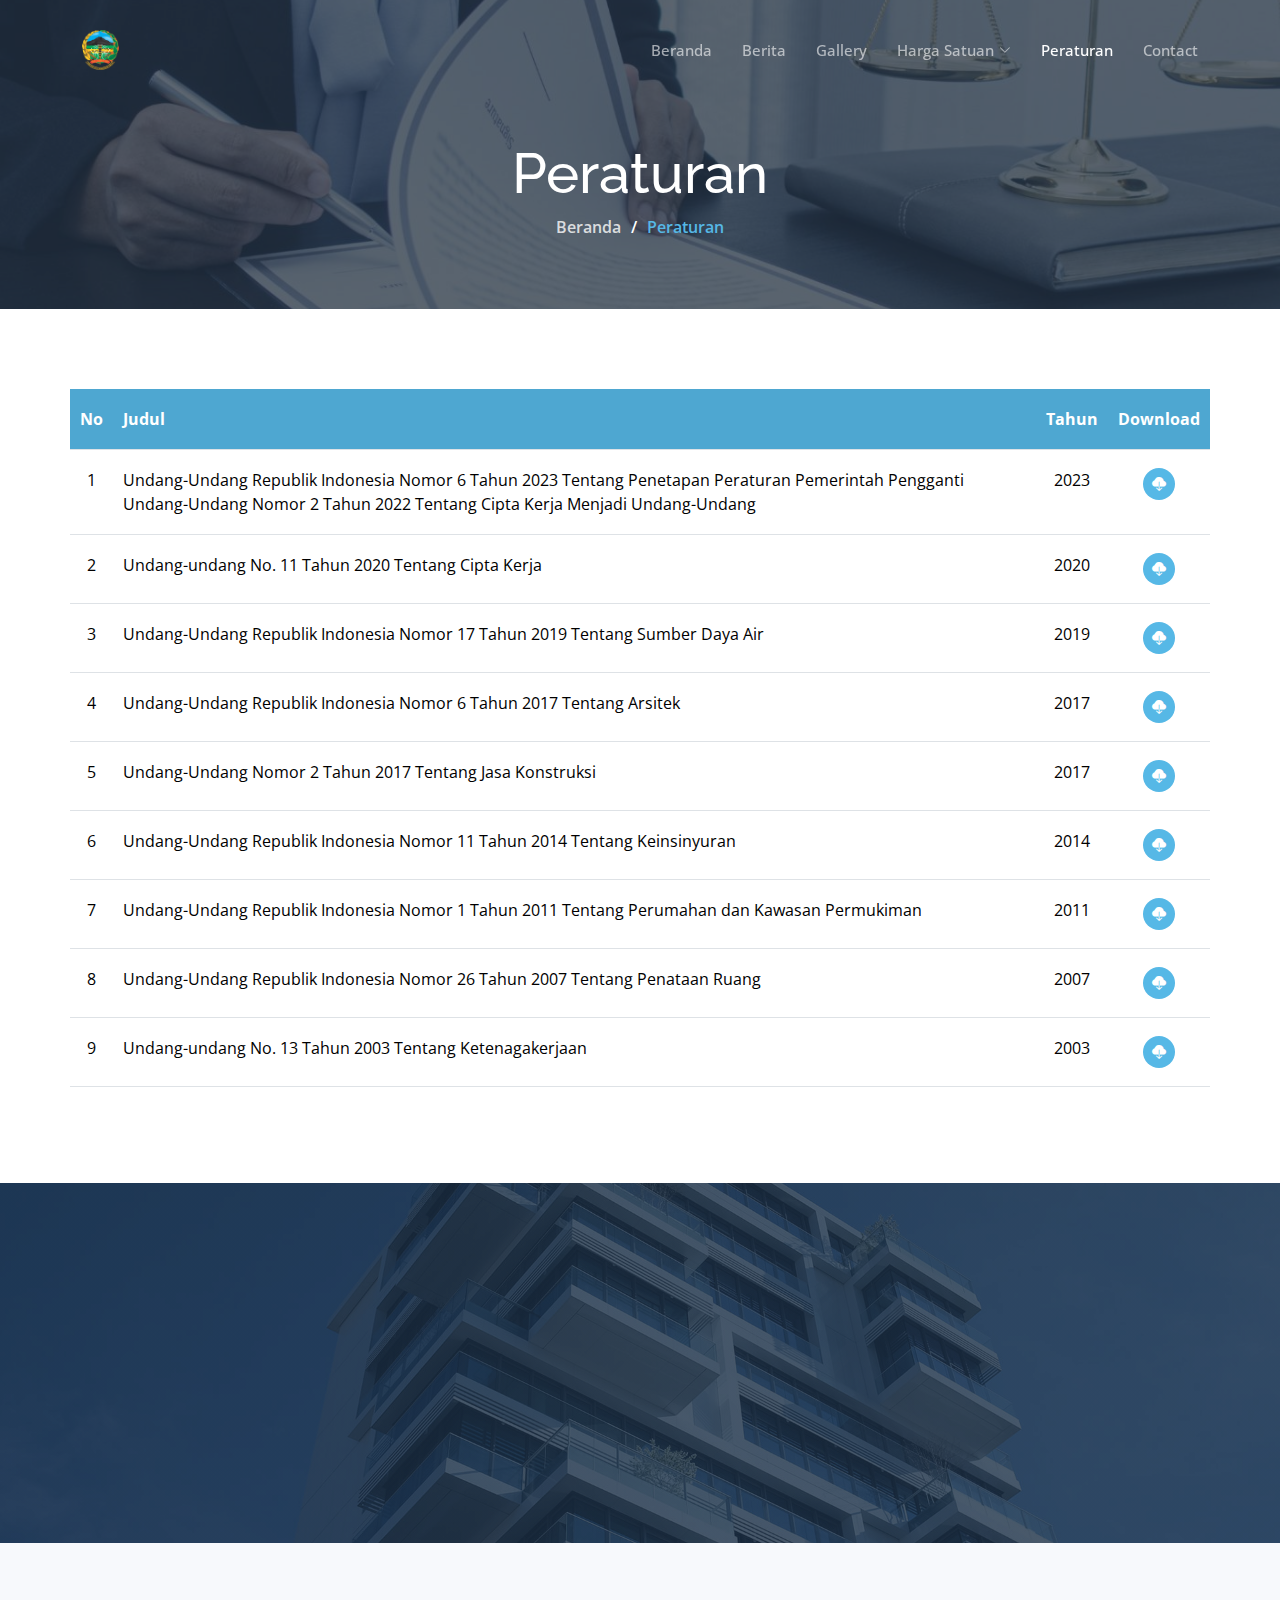
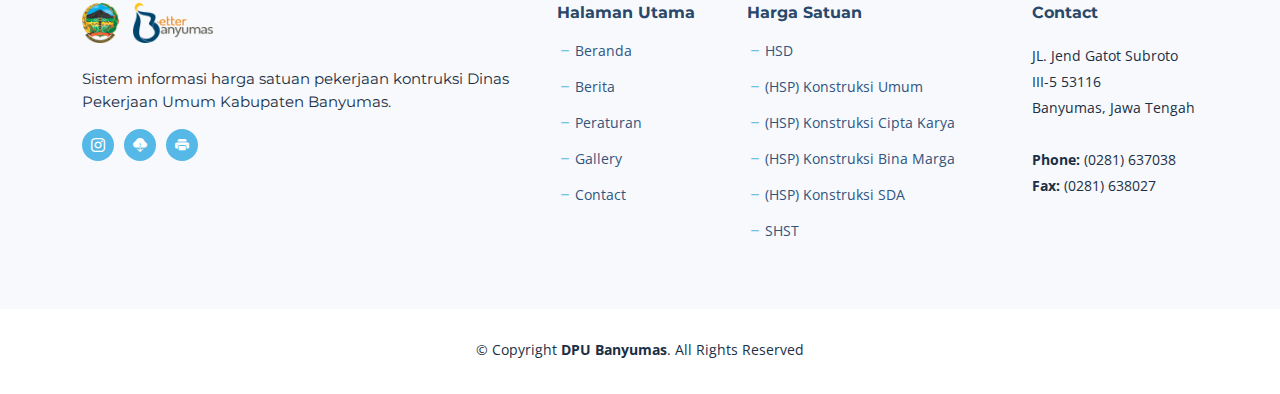
<file: peraturan.html>
<!DOCTYPE html>
<html lang="en">

<head>
  <meta charset="utf-8">
  <meta content="width=device-width, initial-scale=1.0" name="viewport">

  <title>DPU Banyumas - Peraturan</title>
  <meta content="" name="description">
  <meta content="" name="keywords">

  <!-- Favicons -->
  <link href="assets/img/favicon.png" rel="icon">
  <link href="assets/img/apple-touch-icon.png" rel="apple-touch-icon">

  <!-- Google Fonts -->
  <link rel="preconnect" href="https://fonts.googleapis.com">
  <link rel="preconnect" href="https://fonts.gstatic.com" crossorigin>
  <link href="https://fonts.googleapis.com/css2?family=Open+Sans:ital,wght@0,300;0,400;0,500;0,600;0,700;1,300;1,400;1,600;1,700&family=Montserrat:ital,wght@0,300;0,400;0,500;0,600;0,700;1,300;1,400;1,500;1,600;1,700&family=Raleway:ital,wght@0,300;0,400;0,500;0,600;0,700;1,300;1,400;1,500;1,600;1,700&display=swap" rel="stylesheet">

  <!-- Vendor CSS Files -->
  <link href="assets/vendor/bootstrap/css/bootstrap.min.css" rel="stylesheet">
  <link href="assets/vendor/bootstrap-icons/bootstrap-icons.css" rel="stylesheet">
  <link href="assets/vendor/aos/aos.css" rel="stylesheet">
  <link href="assets/vendor/glightbox/css/glightbox.min.css" rel="stylesheet">
  <link href="assets/vendor/swiper/swiper-bundle.min.css" rel="stylesheet">
  <link href="assets/vendor/remixicon/remixicon.css" rel="stylesheet">

  

  <!-- Template Main CSS File -->
  <link href="assets/css/main.css" rel="stylesheet">

  <!-- =======================================================
  * Template Name: Nova
  * Updated: Sep 18 2023 with Bootstrap v5.3.2
  * Template URL: https://bootstrapmade.com/nova-bootstrap-business-template/
  * Author: BootstrapMade.com
  * License: https://bootstrapmade.com/license/
  ======================================================== -->
</head>

<body class="page-services">

  <!-- ======= Header ======= -->
  <header id="header" class="header d-flex align-items-center fixed-top">
    <div class="container-fluid container-xl d-flex align-items-center justify-content-between">

      <a href="index.html" class="logo d-flex align-items-center">
        <!-- Uncomment the line below if you also wish to use an image logo -->
        <img src="assets/img/logo.png" alt="">
        <!-- <h1 class="d-flex align-items-center">DPU Banyumas</h1> -->
      </a>

      <i class="mobile-nav-toggle mobile-nav-show bi bi-list"></i>
      <i class="mobile-nav-toggle mobile-nav-hide d-none bi bi-x"></i>

      <nav id="navbar" class="navbar">
        <ul>
          <li><a href="index.html">Beranda</a></li>
          <li><a href="berita.html">Berita</a></li>
          <li><a href="gallery.html">Gallery</a></li>
          <li class="dropdown"><a href="#"><span>Harga Satuan</span> <i class="bi bi-chevron-down dropdown-indicator"></i></a>
            <ul>
              <li><a href="harga1.html">Harga Satuan Dasar (HSD)</a></li>
              <li><a href="harga2.html" disabled style="color: grey;">Harga Satuan Pekerjaan (HSP) Konstruksi Umum</a></li>
              <li><a href="harga3.html" disabled style="color: grey;">Harga Satuan Pekerjaan (HSP) Konstruksi Cipta Karya</a></li>
              <li><a href="harga4.html" disabled style="color: grey;">Harga Satuan Pekerjaan (HSP) Konstruksi Bina Marga</a></li>
              <li><a href="harga5.html" disabled style="color: grey;">Harga Satuan Pekerjaan (HSP) Konstruksi SDA</a></li>
              <li><a href="harga6.html" disabled style="color: grey;">Harga Satuan Tertinggi (SHST)</a></li>
            </ul>
          </li>
          <li><a href="peraturan.html" class="active">Peraturan</a></li>
          <li><a href="contact.html">Contact</a></li>
        </ul>
      </nav><!-- .navbar -->

    </div>
  </header><!-- End Header -->

  <main id="main">

    <!-- ======= Breadcrumbs ======= -->
    <div class="breadcrumbs d-flex align-items-center" style="background-image: url('assets/img/rule-bg.jpg');">
      <div class="container position-relative d-flex flex-column align-items-center">

        <h2>Peraturan</h2>
        <ol>
          <li><a href="index.html">Beranda</a></li>
          <li>Peraturan</li>
        </ol>

      </div>
    </div><!-- End Breadcrumbs -->

    <!-- ======= Our Services Section ======= -->
    <section id="none" class="none">
      <div class="container" data-aos="fade-up">

        <!-- <div class="section-header">
          <h2>Peraturan</h2>

        </div> -->

        <div class="row gy-5">

          <table class="table table-hover">
            <thead>
              <tr>
                <th class="text-center" scope="col">No</th>
                <th scope="col">Judul</th>
                <th class="text-center" scope="col">Tahun</th>
                <th class="text-center" scope="col">Download</th>
              </tr>
            </thead>
            <tbody>
              
              <tr>
                <td class="text-center">1</th>
                <td>
                  Undang-Undang Republik Indonesia Nomor 6 Tahun 2023 Tentang Penetapan Peraturan Pemerintah Pengganti Undang-Undang Nomor 2 Tahun 2022 Tentang Cipta Kerja Menjadi Undang-Undang
                </td>
                <td class="text-center">2023</td>
                <td>
                  <a href="http://maspetruk.dpubinmarcipka.jatengprov.go.id/foto/UU%20Nomor%206%20Tahun%202023.pdf" target="_blank" ><i class="bi bi-cloud-download-fill"></i></a>
                </td>
              </tr>
              
              <tr>
                <td class="text-center">2</th>
                <td>
                  Undang-undang No. 11 Tahun 2020 Tentang Cipta Kerja
                </td>
                <td class="text-center">2020</td>
                <td>
                  <a href="http://maspetruk.dpubinmarcipka.jatengprov.go.id/foto/UU_Nomor_11_Tahun_2020-compressed.pdf" target="_blank" ><i class="bi bi-cloud-download-fill"></i></a>
                </td>
              </tr>
              
              <tr>
                <td class="text-center">3</th>
                <td>
                  Undang-Undang Republik Indonesia Nomor 17 Tahun 2019 Tentang Sumber Daya Air
                </td>
                <td class="text-center">2019</td>
                <td>
                  <a href="http://maspetruk.dpubinmarcipka.jatengprov.go.id/foto/UU%20Nomor%2017%20Tahun%202019.pdf" target="_blank" ><i class="bi bi-cloud-download-fill"></i></a>
                </td>
              </tr>
              
              <tr>
                <td class="text-center">4</th>
                <td>
                  Undang-Undang Republik Indonesia Nomor 6 Tahun 2017 Tentang Arsitek
                </td>
                <td class="text-center">2017</td>
                <td>
                  <a href="http://maspetruk.dpubinmarcipka.jatengprov.go.id/foto/UU%20Nomor%206%20Tahun%202017.pdf" target="_blank" ><i class="bi bi-cloud-download-fill"></i></a>
                </td>
              </tr>
              
              <tr>
                <td class="text-center">5</th>
                <td>
                  Undang-Undang Nomor 2 Tahun 2017 Tentang Jasa Konstruksi
                </td>
                <td class="text-center">2017</td>
                <td>
                  <a href="http://maspetruk.dpubinmarcipka.jatengprov.go.id/foto/" target="_blank" ><i class="bi bi-cloud-download-fill"></i></a>
                </td>
              </tr>

              <tr>
                <td class="text-center">6</th>
                <td>
                  Undang-Undang Republik Indonesia Nomor 11 Tahun 2014 Tentang Keinsinyuran
                </td>
                <td class="text-center">2014</td>
                <td>
                  <a href="http://maspetruk.dpubinmarcipka.jatengprov.go.id/foto/UU%20Nomor%2011%20Tahun%202014.pdf" target="_blank" ><i class="bi bi-cloud-download-fill"></i></a>
                </td>
              </tr>
              
              <tr>
                <td class="text-center">7</th>
                <td>
                  Undang-Undang Republik Indonesia Nomor 1 Tahun 2011 Tentang Perumahan dan Kawasan Permukiman
                </td>
                <td class="text-center">2011</td>
                <td>
                  <a href=" " target="_blank" ><i class="bi bi-cloud-download-fill"></i></a>
                </td>
              </tr>
              
              <tr>
                <td class="text-center">8</th>
                <td>
                  Undang-Undang Republik Indonesia Nomor 26 Tahun 2007 Tentang Penataan Ruang
                </td>
                <td class="text-center">2007</td>
                <td>
                  <a href="http://maspetruk.dpubinmarcipka.jatengprov.go.id/foto/UU%20Nomor%2026%20Tahun%202007.pdf" target="_blank" ><i class="bi bi-cloud-download-fill"></i></a>
                </td>
              </tr>
              
              <tr>
                <td class="text-center">9</th>
                <td>
                  Undang-undang No. 13 Tahun 2003 Tentang Ketenagakerjaan
                </td>
                <td class="text-center">2003</td>
                <td>
                  <a href="http://maspetruk.dpubinmarcipka.jatengprov.go.id/foto/UU%20Nomor%2013%20Tahun%202003.pdf" target="_blank" ><i class="bi bi-cloud-download-fill"></i></a>
                </td>
              </tr>
            </tbody>
          </table>

        </div>

      </div>
    </section><!-- End Our Services Section -->

    <!-- ======= Call To Action Section ======= -->
    <section id="call-to-action" class="call-to-action">
      <div class="container" data-aos="fade-up">
        <div class="row justify-content-center">
          <div class="col-lg-6 text-center">
            <h3>Dinas Pekerjaan Umum Kabupaten Banyumas</h3>
            <a href="tel:+62281637038" class="cta-btn">Contact</a>
          </div>
        </div>

      </div>
    </section><!-- End Call To Action Section -->

  </main><!-- End #main -->

  <!-- ======= Footer ======= -->
  <footer id="footer" class="footer">

    <div class="footer-content">
      <div class="container">
        <div class="row gy-4">
          <div class="col-lg-5 col-md-12 footer-info">
            <a href="index.html" class="logo d-flex align-items-center">
              <img src="assets/img/logo.png" alt="">
              <img style="margin-left: 8px;" src="assets/img/logo2.png" alt="">
              <!-- <span>DPU Banyumas</span> -->
            </a>
            <p>Sistem informasi harga satuan pekerjaan kontruksi Dinas Pekerjaan Umum Kabupaten Banyumas.</p>
            <div class="social-links d-flex  mt-3">
              <a href="https://instagram.com/dpubanyumas?igshid=MzRlODBiNWFlZA==" target="_blank" class="instagram"><i class="bi bi-instagram"></i></a>
              <a href="tel:+62281637038" class="linkedin"><i class="bi bi-cloud-download-fill"></i></a>
              <a href="tel:+62281638027" class="linkedin"><i class="bi bi-printer-fill"></i></a>
            </div>
          </div>
          
          <div class="col-lg-2 col-6 footer-links">
            <h4>Halaman Utama</h4>
            <ul>
              <li><i class="bi bi-dash"></i> <a href="index.html">Beranda</a></li>
              <li><i class="bi bi-dash"></i> <a href="berita.html">Berita</a></li>
              <li><i class="bi bi-dash"></i> <a href="peraturan.html">Peraturan</a></li>
              <li><i class="bi bi-dash"></i> <a href="gallery.html">Gallery</a></li>
              <li><i class="bi bi-dash"></i> <a href="contact.html">Contact</a></li>
            </ul>
          </div>

          <div class="col-lg-3 col-6 footer-links">
            <h4>Harga Satuan</h4>
            <ul>
              <li><i class="bi bi-dash"></i> <a href="harga1.html">HSD</a></li>
              <li><i class="bi bi-dash"></i> <a href="harga2.html">(HSP) Konstruksi Umum</a></li>
              <li><i class="bi bi-dash"></i> <a href="harga3.html">(HSP) Konstruksi Cipta Karya</a></li>
              <li><i class="bi bi-dash"></i> <a href="harga4.html">(HSP) Konstruksi Bina Marga</a></li>
              <li><i class="bi bi-dash"></i> <a href="harga5.html">(HSP) Konstruksi SDA</a></li>
              <li><i class="bi bi-dash"></i> <a href="harga6.html">SHST</a></li>
            </ul>
          </div>

          <div class="col-lg-2 col-md-12 footer-contact text-center text-md-start">
            <h4>Contact</h4>
            <p>
              JL. Jend Gatot Subroto<br>
              III-5 53116<br>
              Banyumas, Jawa Tengah<br><br>
              <strong>Phone:</strong> (0281) 637038<br>
              <strong>Fax:</strong> (0281) 638027<br>
            </p>

          </div>

        </div>
      </div>
    </div>

    <div class="footer-legal">
      <div class="container">
        <div class="copyright">
          &copy; Copyright <strong><span>DPU Banyumas</span></strong>. All Rights Reserved
        </div>
        <div class="credits">
          <!-- All the links in the footer should remain intact. -->
          <!-- You can delete the links only if you purchased the pro version. -->
          <!-- Licensing information: https://bootstrapmade.com/license/ -->
          <!-- Purchase the pro version with working PHP/AJAX contact form: https://bootstrapmade.com/nova-bootstrap-business-template/ -->
          <!-- Designed by <a href="https://bootstrapmade.com/">BootstrapMade</a> -->
        </div>
      </div>
    </div>
  </footer><!-- End Footer --><!-- End Footer -->

  <a href="#" class="scroll-top d-flex align-items-center justify-content-center"><i class="bi bi-arrow-up-short"></i></a>

  <div id="preloader"></div>

  <!-- Vendor JS Files -->
  <script src="assets/vendor/bootstrap/js/bootstrap.bundle.min.js"></script>
  <script src="assets/vendor/aos/aos.js"></script>
  <script src="assets/vendor/glightbox/js/glightbox.min.js"></script>
  <script src="assets/vendor/swiper/swiper-bundle.min.js"></script>
  <script src="assets/vendor/isotope-layout/isotope.pkgd.min.js"></script>
  <script src="assets/vendor/php-email-form/validate.js"></script>

  <!-- Template Main JS File -->
  <script src="assets/js/main.js"></script>

</body>

</html>
</file>
<file: assets/css/main.css>
/**
* Template Name: Nova
* Updated: Sep 18 2023 with Bootstrap v5.3.2
* Template URL: https://bootstrapmade.com/nova-bootstrap-business-template/
* Author: BootstrapMade.com
* License: https://bootstrapmade.com/license/
*/

/*--------------------------------------------------------------
# Set main reusable colors and fonts using CSS variables
# Learn more about CSS variables at https://developer.mozilla.org/en-US/docs/Web/CSS/Using_CSS_custom_properties
--------------------------------------------------------------*/
/* Fonts */
:root {
  --font-default: "Open Sans", system-ui, -apple-system, "Segoe UI", Roboto, "Helvetica Neue", Arial, "Noto Sans", "Liberation Sans", sans-serif, "Apple Color Emoji", "Segoe UI Emoji", "Segoe UI Symbol", "Noto Color Emoji";
  --font-primary: "Montserrat", sans-serif;
  --font-secondary: "Raleway", sans-serif;
}

/* Colors */
:root {
  --color-default: #2b180d;
  --color-primary: #56b8e6;
  --color-secondary: #1b2f45;
}

/* Smooth scroll behavior */
:root {
  scroll-behavior: smooth;
}

/*--------------------------------------------------------------
# General
--------------------------------------------------------------*/
body {
  font-family: var(--font-default);
  color: var(--color-default);
}


a {
  color: var(--color-primary);
  text-decoration: none;
  transition: 0.3s;
}

a:hover {
  color: #82cbed;
  text-decoration: none;
}

h1,
h2,
h3,
h4,
h5,
h6 {
  font-family: var(--font-primary);
}

/*--------------------------------------------------------------
# Sections & Section Header
--------------------------------------------------------------*/
section {
  overflow: hidden;
  padding: 80px 0;
}

.section-header {
  text-align: center;
  padding-bottom: 30px;
}

.section-header h2 {
  font-size: 32px;
  font-weight: 600;
  margin-bottom: 20px;
  padding-bottom: 20px;
  position: relative;
}

.section-header h2:after {
  content: "";
  position: absolute;
  display: block;
  width: 60px;
  height: 2px;
  background: var(--color-primary);
  left: 0;
  right: 0;
  bottom: 0;
  margin: auto;
}

.section-header p {
  margin-bottom: 0;
}

/*--------------------------------------------------------------
# Breadcrumbs
--------------------------------------------------------------*/
.breadcrumbs {
  padding: 140px 0 60px 0;
  min-height: 30vh;
  position: relative;
  background-size: cover;
  background-position: center;
  background-repeat: no-repeat;
}

.breadcrumbs:before {
  content: "";
  background-color: rgba(27, 47, 69, 0.7);
  position: absolute;
  inset: 0;
}

.breadcrumbs h2 {
  font-size: 56px;
  font-weight: 500;
  color: #fff;
  font-family: var(--font-secondary);
}

.breadcrumbs ol {
  display: flex;
  flex-wrap: wrap;
  list-style: none;
  padding: 0 0 10px 0;
  margin: 0;
  font-size: 16px;
  font-weight: 600;
  color: var(--color-primary);
}

.breadcrumbs ol a {
  color: rgba(255, 255, 255, 0.8);
  transition: 0.3s;
}

.breadcrumbs ol a:hover {
  text-decoration: underline;
}

.breadcrumbs ol li+li {
  padding-left: 10px;
}

.breadcrumbs ol li+li::before {
  display: inline-block;
  padding-right: 10px;
  color: #fff;
  content: "/";
}

/*--------------------------------------------------------------
# Scroll top button
--------------------------------------------------------------*/
.scroll-top {
  position: fixed;
  visibility: hidden;
  opacity: 0;
  right: 15px;
  bottom: 15px;
  z-index: 99999;
  background: var(--color-primary);
  width: 40px;
  height: 40px;
  border-radius: 4px;
  transition: all 0.4s;
}

.scroll-top i {
  font-size: 24px;
  color: #fff;
  line-height: 0;
}

.scroll-top:hover {
  background: rgba(86, 184, 230, 0.8);
  color: #fff;
}

.scroll-top.active {
  visibility: visible;
  opacity: 1;
}

/*--------------------------------------------------------------
# Preloader
--------------------------------------------------------------*/
#preloader {
  position: fixed;
  inset: 0;
  z-index: 9999;
  overflow: hidden;
  background: #fff;
  transition: all 0.6s ease-out;
}

#preloader:before {
  content: "";
  position: fixed;
  top: calc(50% - 30px);
  left: calc(50% - 30px);
  border: 6px solid var(--color-primary);
  border-top-color: #fff;
  border-radius: 50%;
  width: 60px;
  height: 60px;
  animation: animate-preloader 1s linear infinite;
}

@keyframes animate-preloader {
  0% {
    transform: rotate(0deg);
  }

  100% {
    transform: rotate(360deg);
  }
}

/*--------------------------------------------------------------
# Disable aos animation delay on mobile devices
--------------------------------------------------------------*/
@media screen and (max-width: 768px) {
  [data-aos-delay] {
    transition-delay: 0 !important;
  }
}


/*--------------------------------------------------------------
# Header
--------------------------------------------------------------*/
.header {
  transition: all 0.5s;
  z-index: 997;
  padding: 24px 0;
}

@media (max-width: 1200px) {
  .header {
    padding: 12px 0;
  }
}

.header.sticked {
  background: rgba(27, 47, 69, 0.9);
  padding: 12px 0;
}

.header .logo img {
  max-height: 40px;
  margin-right: 6px;
}

.header .logo h1 {
  font-size: 30px;
  font-weight: 700;
  color: #fff;
  font-family: var(--font-secondary);
  margin: 0;
}

/*--------------------------------------------------------------
# Desktop Navigation
--------------------------------------------------------------*/
@media (min-width: 1280px) {
  .navbar {
    padding: 0;
  }

  .navbar ul {
    margin: 0;
    padding: 0;
    display: flex;
    list-style: none;
    align-items: center;
  }

  .navbar li {
    position: relative;
  }

  .navbar a,
  .navbar a:focus {
    display: flex;
    align-items: center;
    justify-content: space-between;
    padding: 15px 0 15px 30px;
    font-family: var(--font-default);
    font-size: 15px;
    font-weight: 500;
    color: rgba(255, 255, 255, 0.6);
    white-space: nowrap;
    transition: 0.3s;
  }

  .navbar a i,
  .navbar a:focus i {
    font-size: 12px;
    line-height: 0;
    margin-left: 5px;
  }

  .navbar a:hover,
  .navbar .active,
  .navbar .active:focus,
  .navbar li:hover>a {
    color: #fff;
  }

  .navbar .dropdown ul {
    display: block;
    position: absolute;
    left: 14px;
    top: calc(100% + 30px);
    margin: 0;
    padding: 10px 0;
    z-index: 99;
    opacity: 0;
    visibility: hidden;
    background: #fff;
    box-shadow: 0px 0px 30px rgba(127, 137, 161, 0.25);
    transition: 0.2s;
  }

  .navbar .dropdown ul li {
    min-width: 200px;
  }

  .navbar .dropdown ul a {
    padding: 10px 20px;
    font-size: 15px;
    text-transform: none;
    color: var(--color-secondary);
  }

  .navbar .dropdown ul a i {
    font-size: 12px;
  }

  .navbar .dropdown ul a:hover,
  .navbar .dropdown ul .active:hover,
  .navbar .dropdown ul li:hover>a {
    color: var(--color-primary);
  }

  .navbar .dropdown:hover>ul {
    opacity: 1;
    top: 100%;
    visibility: visible;
  }

  .navbar .dropdown .dropdown ul {
    top: 0;
    left: calc(100% - 30px);
    visibility: hidden;
  }

  .navbar .dropdown .dropdown:hover>ul {
    opacity: 1;
    top: 0;
    left: 100%;
    visibility: visible;
  }
}

@media (min-width: 1280px) and (max-width: 1366px) {
  .navbar .dropdown .dropdown ul {
    left: -90%;
  }

  .navbar .dropdown .dropdown:hover>ul {
    left: -100%;
  }
}

@media (min-width: 1280px) {

  .mobile-nav-show,
  .mobile-nav-hide {
    display: none;
  }
}

/*--------------------------------------------------------------
# Mobile Navigation
--------------------------------------------------------------*/
@media (max-width: 1279px) {
  .navbar {
    position: fixed;
    top: 0;
    right: -100%;
    width: 100%;
    max-width: 400px;
    bottom: 0;
    transition: 0.3s;
    z-index: 9997;
  }

  .navbar ul {
    position: absolute;
    inset: 0;
    padding: 50px 0 10px 0;
    margin: 0;
    background: rgba(27, 47, 69, 0.9);
    overflow-y: auto;
    transition: 0.3s;
    z-index: 9998;
  }

  .navbar a,
  .navbar a:focus {
    display: flex;
    align-items: center;
    justify-content: space-between;
    padding: 10px 20px;
    font-family: var(--font-default);
    font-size: 15px;
    font-weight: 600;
    color: rgba(255, 255, 255, 0.7);
    white-space: nowrap;
    transition: 0.3s;
  }

  .navbar a i,
  .navbar a:focus i {
    font-size: 12px;
    line-height: 0;
    margin-left: 5px;
  }

  .navbar a:hover,
  .navbar .active,
  .navbar .active:focus,
  .navbar li:hover>a {
    color: #fff;
  }

  .navbar .dropdown ul,
  .navbar .dropdown .dropdown ul {
    position: static;
    display: none;
    padding: 10px 0;
    margin: 10px 20px;
    background-color: rgba(20, 35, 51, 0.6);
  }

  .navbar .dropdown>.dropdown-active,
  .navbar .dropdown .dropdown>.dropdown-active {
    display: block;
  }

  .mobile-nav-show {
    color: rgba(255, 255, 255, 0.9);
    font-size: 28px;
    cursor: pointer;
    line-height: 0;
    transition: 0.5s;
  }

  .mobile-nav-hide {
    color: rgba(255, 255, 255, 0.9);
    font-size: 32px;
    cursor: pointer;
    line-height: 0;
    transition: 0.5s;
    position: fixed;
    right: 15px;
    top: 15px;
    z-index: 9999;
  }

  .mobile-nav-active {
    overflow: hidden;
  }

  .mobile-nav-active .navbar {
    right: 0;
  }

  .mobile-nav-active .navbar:before {
    content: "";
    position: fixed;
    inset: 0;
    background: rgba(27, 47, 69, 0.7);
    z-index: 9996;
  }
}

/*--------------------------------------------------------------
# Hero Section
--------------------------------------------------------------*/
.hero {
  width: 100%;
  min-height: 100vh;
  background: url("../img/hero-bg.png") top center;
  background-size: cover;
  position: relative;
  padding: 120px 0;
  z-index: 3;
}

@media (min-width: 1034px) {
  .hero:after {
    position: absolute;
    content: "";
    width: 40%;
    background: var(--color-secondary);
    top: 0;
    bottom: 0;
  }
}

.hero:before {
  position: absolute;
  content: "";
  background: rgba(27, 47, 69, 0.6);
  inset: 0;
}

@media (max-width: 1034px) {
  .hero:before {
    background: rgba(27, 47, 69, 0.7);
  }
}

.hero .container {
  z-index: 1;
}

@media (min-width: 1365px) {
  .hero {
    background-attachment: fixed;
  }
}

.hero h2 {
  margin: 0;
  font-size: 48px;
  font-weight: 700;
  line-height: 1.2;
  color: #fff;
  font-family: var(--font-secondary);
}

.hero blockquote {
  color: #fff;
  padding-left: 20px;
  font-size: 15px;
  font-family: var(--font-default);
  border-left: 2px solid var(--color-primary);
  margin: 40px 0;
}

.hero .btn-get-started {
  font-family: var(--font-secondary);
  font-weight: 500;
  font-size: 15px;
  letter-spacing: 1px;
  display: inline-block;
  padding: 12px 30px;
  border-radius: 50px;
  transition: 0.5s;
  color: #fff;
  background: var(--color-primary);
}

.hero .btn-get-started:hover {
  background: rgba(86, 184, 230, 0.8);
}

.hero .btn-watch-video {
  font-size: 16px;
  transition: 0.5s;
  margin-left: 25px;
  color: rgba(255, 255, 255, 0.7);
  font-weight: 600;
}

.hero .btn-watch-video i {
  color: var(--color-primary);
  font-size: 32px;
  transition: 0.3s;
  line-height: 0;
  margin-right: 8px;
}

.hero .btn-watch-video:hover {
  color: #fff;
}

.hero .btn-watch-video:hover i {
  color: #82cbed;
}

@media (max-width: 640px) {
  .hero h2 {
    font-size: 36px;
    line-height: 1;
  }

  .hero .btn-get-started,
  .hero .btn-watch-video {
    font-size: 13px;
  }
}

/*--------------------------------------------------------------
# Why Choose Us Section
--------------------------------------------------------------*/
.why-us {
  padding-bottom: 0;
}

.why-us .img-bg {
  min-height: 500px;
  background-size: cover;
}

.why-us .slides {
  background-color: #f7f9fc;
}

.why-us h3 {
  font-size: 24px;
  font-weight: 700;
  color: var(--color-secondary);
}

.why-us h4 {
  font-size: 18px;
  font-weight: 400;
  color: #29486a;
  font-family: var(--font-secondary);
}

.why-us .swiper {
  margin: 140px 140px 120px 140px;
  overflow: hidden;
}

.why-us .swiper-button-prev:after,
.why-us .swiper-button-next:after {
  font-size: 24px;
  color: var(--color-secondary);
}

.why-us .swiper-button-prev {
  left: 80px;
}

.why-us .swiper-button-next {
  right: 80px;
}

.why-us .swiper-pagination {
  margin-top: 30px;
  position: relative;
}

.why-us .swiper-pagination .swiper-pagination-bullet {
  background-color: var(--color-secondary);
}

.why-us .swiper-pagination .swiper-pagination-bullet-active {
  background-color: var(--color-primary);
}

@media (max-width: 1200px) {
  .why-us .swiper {
    margin: 60px 60px 40px 60px;
  }

  .why-us .swiper-button-prev,
  .why-us .swiper-button-next {
    display: none;
  }
}

@media (max-width: 575px) {
  .why-us .swiper {
    margin: 40px 40px 20px 40px;
  }
}

.page-about .why-us {
  padding: 0 0 80px 0;
}

/*--------------------------------------------------------------
# About Section
--------------------------------------------------------------*/
.about .content h3 {
  font-weight: 700;
  font-size: 36px;
  font-family: var(--font-secondary);
  color: var(--color-secondary);
}

.about .content p {
  margin: 30px 0;
  color: #29486a;
}

.about .content ul {
  list-style: none;
  padding: 0;
}

.about .content ul li {
  padding: 0 0 15px 26px;
  position: relative;
  font-size: 15px;
  font-weight: 600;
}

.about .content ul i {
  position: absolute;
  font-size: 20px;
  left: 0;
  top: -3px;
  color: var(--color-primary);
}

/*--------------------------------------------------------------
# Services List Section
--------------------------------------------------------------*/
.services-list .service-item {
  position: relative;
}

.services-list .service-item .icon i {
  font-size: 32px;
  line-height: 0;
  margin-right: 20px;
  color: #38618e;
}

.services-list .service-item .title {
  font-weight: 700;
  margin-bottom: 5px;
  font-size: 18px;
}

.services-list .service-item .title a {
  color: var(--color-secondary);
}

.services-list .service-item .title a:hover {
  color: #38618e;
}

.services-list .service-item .description {
  line-height: 24px;
  font-size: 14px;
  color: #6c757d;
}

/*--------------------------------------------------------------
# Call To Action Section
--------------------------------------------------------------*/
.call-to-action {
  background: linear-gradient(rgba(27, 47, 69, 0.8), rgba(27, 47, 69, 0.8)), url("../img/cta-bg.jpg") center center;
  background-size: cover;
  padding: 100px 0;
}

@media (min-width: 1365px) {
  .call-to-action {
    background-attachment: fixed;
  }
}

.call-to-action h3 {
  color: #fff;
  font-size: 28px;
  margin-bottom: 25px;
  font-weight: 700;
}

.call-to-action p {
  color: #fff;
  margin-bottom: 25px;
}

.call-to-action .cta-btn {
  font-family: var(--font-default);
  font-weight: 500;
  font-size: 16px;
  letter-spacing: 1px;
  display: inline-block;
  padding: 12px 40px;
  border-radius: 50px;
  transition: 0.5s;
  margin: 10px;
  color: #fff;
  background: #2aa5df;
}

.call-to-action .cta-btn:hover {
  background: var(--color-primary);
}

/*--------------------------------------------------------------
# Features Section
--------------------------------------------------------------*/
.features {
  padding-bottom: 0;
}

.features h3 {
  color: var(--color-secondary);
  font-size: 32px;
  font-weight: 700;
  margin-bottom: 30px;
}

.features .icon-list i {
  margin-right: 10px;
  font-size: 24px;
  line-height: 1.2;
}

.features .icon-list span {
  font-size: 18px;
  color: #29486a;
}

.features .phone-wrap {
  position: absolute;
  right: 0;
}

@media (max-width: 768px) {
  .features .phone-wrap {
    position: relative;
  }
}

.features .phone-wrap img {
  width: 340px;
}

@media (max-width: 992px) {
  .features .phone-wrap img {
    margin-top: 30px;
  }
}

@media (max-width: 768px) {
  .features .phone-wrap img {
    width: 100%;
  }
}

.features .details {
  margin-top: 80px;
  padding: 120px 0;
  background-color: #f7f9fc;
}

.features .details h4 {
  color: var(--color-secondary);
  font-size: 32px;
  font-weight: 700;
  margin-bottom: 20px;
}

.features .details p {
  margin-bottom: 20px;
  font-size: 15px;
}

.features .details .btn-get-started {
  font-family: var(--font-primary);
  display: inline-block;
  font-weight: 500;
  font-size: 15px;
  letter-spacing: 1px;
  padding: 10px 32px;
  border-radius: 50px;
  transition: 0.5s;
  background-color: var(--color-primary);
  color: #fff;
}

.features .details .btn-get-started:hover {
  background: #2aa5df;
}

/*--------------------------------------------------------------
# Recent Blog Posts Section
--------------------------------------------------------------*/
.recent-posts .post-box {
  transition: 0.3s;
  height: 100%;
  overflow: hidden;
  position: relative;
  display: flex;
  flex-direction: column;
}

.recent-posts .post-box .post-img {
  overflow: hidden;
  position: relative;
  border-radius: 5px;
}

.recent-posts .post-box .post-img img {
  transition: 0.5s;
}

.recent-posts .post-box .meta {
  margin-top: 15px;
}

.recent-posts .post-box .meta .post-date {
  font-size: 15px;
  font-weight: 400;
  color: var(--color-primary);
}

.recent-posts .post-box .meta .post-author {
  font-size: 15px;
  font-weight: 400;
  color: var(--color-secondary);
}

.recent-posts .post-box .post-title {
  font-size: 18px;
  color: var(--color-secondary);
  font-weight: 700;
  margin: 15px 0 0 0;
  position: relative;
  transition: 0.3s;
}

.recent-posts .post-box p {
  margin: 15px 0 0 0;
  color: rgba(27, 47, 69, 0.7);
}

.recent-posts .post-box .readmore {
  display: flex;
  align-items: center;
  font-weight: 600;
  line-height: 1;
  transition: 0.3s;
  margin-top: 15px;
}

.recent-posts .post-box .readmore i {
  line-height: 0;
  margin-left: 4px;
  font-size: 18px;
}

.recent-posts .post-box:hover .post-title {
  color: var(--color-primary);
}

.recent-posts .post-box:hover .post-img img {
  transform: scale(1.1);
}

/*--------------------------------------------------------------
# Team Section
--------------------------------------------------------------*/
.team .team-member {
  overflow: hidden;
  background: #fff;
}

.team .team-member .member-img {
  position: relative;
  overflow: hidden;
}

.team .team-member .social {
  position: absolute;
  left: 0;
  bottom: 0;
  right: 0;
  height: 40px;
  opacity: 0;
  transition: ease-in-out 0.3s;
  background: rgba(255, 255, 255, 0.85);
  display: flex;
  align-items: center;
  justify-content: center;
}

.team .team-member .social a {
  transition: color 0.3s;
  color: #31547c;
  margin: 0 10px;
  display: inline-flex;
  align-items: center;
  justify-content: center;
}

.team .team-member .social a i {
  line-height: 0;
}

.team .team-member .social a:hover {
  color: var(--color-primary);
}

.team .team-member .social i {
  font-size: 18px;
  margin: 0 2px;
}

.team .team-member .member-info {
  padding: 25px 15px 0 15px;
  text-align: center;
}

.team .team-member .member-info h4 {
  font-weight: 700;
  margin-bottom: 5px;
  font-size: 18px;
  color: var(--color-secondary);
}

.team .team-member .member-info span {
  display: block;
  font-size: 13px;
  font-weight: 400;
  color: #6c757d;
}

.team .team-member .member-info p {
  font-style: italic;
  font-size: 14px;
  line-height: 26px;
  color: #6c757d;
}

.team .team-member:hover .social {
  opacity: 1;
}

/*--------------------------------------------------------------
# Services Cards Section
--------------------------------------------------------------*/
.services-cards {
  background: #f7f9fc;
}

.services-cards .card-item {
  border: 1px solid rgba(27, 47, 69, 0.1);
  background: #fff;
  position: relative;
  border-radius: 0;
}

.services-cards .card-item .card-bg {
  min-height: 300px;
  background-size: cover;
  background-repeat: no-repeat;
}

.services-cards .card-item .card-body {
  padding: 30px;
}

.services-cards .card-item h4 {
  font-weight: 700;
  font-size: 20px;
  margin-bottom: 15px;
  color: var(--color-secondary);
}

.services-cards .card-item p {
  color: var(--color-secondary);
  margin: 0;
}

/*--------------------------------------------------------------
# Testimonials Section
--------------------------------------------------------------*/
.testimonials .testimonial-item {
  box-sizing: content-box;
  padding: 30px;
  margin: 40px 30px;
  box-shadow: 0px 0 20px rgba(27, 47, 69, 0.1);
  background: #fff;
  min-height: 320px;
  display: flex;
  flex-direction: column;
  text-align: center;
  transition: 0.3s;
}

.testimonials .testimonial-item .stars {
  margin-bottom: 15px;
}

.testimonials .testimonial-item .stars i {
  color: #ffc107;
  margin: 0 1px;
}

.testimonials .testimonial-item .testimonial-img {
  width: 90px;
  border-radius: 50%;
  border: 4px solid #fff;
  margin: 0 auto;
}

.testimonials .testimonial-item h3 {
  font-size: 18px;
  font-weight: bold;
  margin: 10px 0 5px 0;
  color: #111;
}

.testimonials .testimonial-item h4 {
  font-size: 14px;
  color: #999;
  margin: 0;
}

.testimonials .testimonial-item p {
  font-style: italic;
  margin: 0 auto 15px auto;
}

.testimonials .swiper-pagination {
  margin-top: 20px;
  position: relative;
}

.testimonials .swiper-pagination .swiper-pagination-bullet {
  width: 10px;
  height: 10px;
  background-color: #e8eff6;
  opacity: 1;
}

.testimonials .swiper-pagination .swiper-pagination-bullet-active {
  background-color: var(--color-primary);
}

.testimonials .swiper-slide {
  opacity: 0.3;
}

@media (max-width: 1199px) {
  .testimonials .swiper-slide-active {
    opacity: 1;
  }

  .testimonials .swiper-pagination {
    margin-top: 0;
  }

  .testimonials .testimonial-item {
    margin: 40px 20px;
  }
}

@media (min-width: 1200px) {
  .testimonials .swiper-slide-next {
    opacity: 1;
    transform: scale(1.12);
  }
}

/*--------------------------------------------------------------
# Portfolio Section
--------------------------------------------------------------*/
.portfolio .portfolio-flters {
  padding: 0;
  margin: 0 auto 30px auto;
  list-style: none;
  text-align: center;
}

.portfolio .portfolio-flters li {
  color: var(--color-secondary);
  cursor: pointer;
  display: inline-block;
  padding: 0;
  font-size: 18px;
  font-weight: 400;
  margin: 0 10px;
  line-height: 1;
  margin-bottom: 5px;
  transition: all 0.3s ease-in-out;
}

.portfolio .portfolio-flters li:hover,
.portfolio .portfolio-flters li.filter-active {
  color: var(--color-primary);
}

.portfolio .portfolio-flters li:first-child {
  margin-left: 0;
}

.portfolio .portfolio-flters li:last-child {
  margin-right: 0;
}

@media (max-width: 575px) {
  .portfolio .portfolio-flters li {
    font-size: 14px;
    margin: 0 5px;
  }
}

.portfolio .portfolio-item {
  position: relative;
}

.portfolio .portfolio-item .portfolio-info {
  opacity: 0;
  position: absolute;
  left: 30px;
  right: 30px;
  bottom: 0;
  z-index: 3;
  transition: all ease-in-out 0.3s;
  background: rgba(255, 255, 255, 0.9);
  padding: 15px;
}

.portfolio .portfolio-item .portfolio-info h4 {
  font-size: 18px;
  font-weight: 600;
  color: var(--color-default);
  padding-right: 50px;
}

.portfolio .portfolio-item .portfolio-info p {
  color: #6c757d;
  font-size: 14px;
  margin-bottom: 0;
  padding-right: 50px;
}

.portfolio .portfolio-item .portfolio-info .preview-link,
.portfolio .portfolio-item .portfolio-info .details-link {
  position: absolute;
  right: 50px;
  font-size: 24px;
  top: calc(50% - 14px);
  color: rgba(27, 47, 69, 0.7);
  transition: 0.3s;
  line-height: 0;
}

.portfolio .portfolio-item .portfolio-info .preview-link:hover,
.portfolio .portfolio-item .portfolio-info .details-link:hover {
  color: var(--color-primary);
}

.portfolio .portfolio-item .portfolio-info .details-link {
  right: 14px;
  font-size: 28px;
}

.portfolio .portfolio-item:hover .portfolio-info {
  opacity: 1;
  bottom: 20px;
}

/*--------------------------------------------------------------
# Portfolio Details
--------------------------------------------------------------*/
.portfolio-details .portfolio-details-slider img {
  width: 100%;
}

.portfolio-details .portfolio-details-slider .swiper-pagination {
  margin-top: 20px;
  position: relative;
}

.portfolio-details .portfolio-details-slider .swiper-pagination .swiper-pagination-bullet {
  width: 12px;
  height: 12px;
  background-color: #fff;
  opacity: 1;
  border: 1px solid var(--color-primary);
}

.portfolio-details .portfolio-details-slider .swiper-pagination .swiper-pagination-bullet-active {
  background-color: var(--color-primary);
}

.portfolio-details .portfolio-info {
  padding: 30px;
  box-shadow: 0px 0 30px rgba(27, 47, 69, 0.1);
}

.portfolio-details .portfolio-info h3 {
  font-size: 22px;
  font-weight: 700;
  margin-bottom: 20px;
  padding-bottom: 20px;
  border-bottom: 1px solid #d6e2ef;
}

.portfolio-details .portfolio-info ul {
  list-style: none;
  padding: 0;
  font-size: 15px;
}

.portfolio-details .portfolio-info ul li+li {
  margin-top: 10px;
}

.portfolio-details .portfolio-description {
  padding-top: 30px;
}

.portfolio-details .portfolio-description h2 {
  font-size: 26px;
  font-weight: 700;
  margin-bottom: 20px;
  color: var(--color-secondary);
}

.portfolio-details .portfolio-description p {
  padding: 0;
}

/*--------------------------------------------------------------
# Contact Section
--------------------------------------------------------------*/
.contact {
  background: url("../img/contact-bg.png") left top no-repeat;
  background-size: contain;
  position: relative;
}

@media (max-width: 640px) {
  .contact {
    background-position: center 50px;
  }
}

.contact:before {
  content: "";
  background: rgba(255, 255, 255, 0.7);
  position: absolute;
  bottom: 0;
  top: 0;
  left: 0;
  right: 0;
}

.contact .info-item+.info-item {
  margin-top: 40px;
}

.contact .info-item i {
  font-size: 20px;
  background: var(--color-primary);
  color: #fff;
  width: 44px;
  height: 44px;
  display: flex;
  justify-content: center;
  align-items: center;
  border-radius: 50px;
  transition: all 0.3s ease-in-out;
  margin-right: 15px;
}

.contact .info-item h4 {
  padding: 0;
  font-size: 20px;
  font-weight: 700;
  margin-bottom: 5px;
  color: #1c88ba;
}

.contact .info-item p {
  padding: 0;
  margin-bottom: 0;
  font-size: 14px;
}

.contact .php-email-form {
  width: 100%;
}

.contact .php-email-form .form-group {
  padding-bottom: 8px;
}

.contact .php-email-form .error-message {
  display: none;
  color: #fff;
  background: #df1529;
  text-align: left;
  padding: 15px;
  font-weight: 600;
}

.contact .php-email-form .error-message br+br {
  margin-top: 25px;
}

.contact .php-email-form .sent-message {
  display: none;
  color: #fff;
  background: #059652;
  text-align: center;
  padding: 15px;
  font-weight: 600;
}

.contact .php-email-form .loading {
  display: none;
  background: #fff;
  text-align: center;
  padding: 15px;
}

.contact .php-email-form .loading:before {
  content: "";
  display: inline-block;
  border-radius: 50%;
  width: 24px;
  height: 24px;
  margin: 0 10px -6px 0;
  border: 3px solid #059652;
  border-top-color: #fff;
  animation: animate-loading 1s linear infinite;
}

.contact .php-email-form input,
.contact .php-email-form textarea {
  border-radius: 0;
  box-shadow: none;
  font-size: 14px;
  padding: 12px 15px;
}

.contact .php-email-form input:focus,
.contact .php-email-form textarea:focus {
  border-color: var(--color-primary);
}

.contact .php-email-form textarea {
  padding: 10px 12px;
}

.contact .php-email-form button[type=submit] {
  background: #1f98d1;
  border: 0;
  padding: 12px 40px;
  color: #fff;
  transition: 0.4s;
}

.contact .php-email-form button[type=submit]:hover {
  background: var(--color-primary);
}

@keyframes animate-loading {
  0% {
    transform: rotate(0deg);
  }

  100% {
    transform: rotate(360deg);
  }
}

/*--------------------------------------------------------------
# Blog Stylings
--------------------------------------------------------------*/
/*--------------------------------------------------------------
# Blog Home Posts List
--------------------------------------------------------------*/
.blog .posts-list article {
  height: 100%;
  border-bottom: 1px solid #d6e2ef;
  padding-bottom: 30px;
}

.blog .posts-list article+article {
  margin-top: 60px;
}

.blog .posts-list .post-img {
  max-height: 240px;
  overflow: hidden;
}

.blog .posts-list .title {
  font-size: 20px;
  font-weight: 600;
  padding: 0;
  margin: 20px 0 0 0;
}

.blog .posts-list .title a {
  color: var(--color-secondary);
  transition: 0.3s;
}

.blog .posts-list .title a:hover {
  color: var(--color-primary);
}

.blog .posts-list .meta-top {
  margin-top: 20px;
  color: #467ab3;
}

.blog .posts-list .meta-top ul {
  display: flex;
  flex-wrap: wrap;
  list-style: none;
  align-items: center;
  padding: 0;
  margin: 0;
}

.blog .posts-list .meta-top ul li+li {
  padding-left: 20px;
}

.blog .posts-list .meta-top i {
  font-size: 16px;
  margin-right: 8px;
  line-height: 0;
  color: rgba(86, 184, 230, 0.8);
}

.blog .posts-list .meta-top a {
  color: #467ab3;
  font-size: 14px;
  display: inline-block;
  line-height: 1;
}

.blog .posts-list .content {
  margin-top: 20px;
}

.blog .posts-list .read-more a {
  display: inline-block;
  color: #1f98d1;
  transition: 0.3s;
  font-size: 15px;
  font-weight: 500;
}

.blog .posts-list .read-more a:hover {
  color: var(--color-primary);
}

/*--------------------------------------------------------------
# Blog Details Page
--------------------------------------------------------------*/
.blog .blog-details {
  box-shadow: 0 4px 16px rgba(0, 0, 0, 0.1);
  padding: 30px;
}

.blog .blog-details .post-img {
  margin: -30px -30px 20px -30px;
  overflow: hidden;
}

.blog .blog-details .title {
  font-size: 28px;
  font-weight: 700;
  padding: 0;
  margin: 20px 0 0 0;
  color: var(--color-secondary);
}

.blog .blog-details .content {
  margin-top: 20px;
}

.blog .blog-details .content h3 {
  font-size: 22px;
  margin-top: 30px;
  font-weight: bold;
}

.blog .blog-details .content blockquote {
  overflow: hidden;
  background-color: rgba(27, 47, 69, 0.06);
  padding: 60px;
  position: relative;
  text-align: center;
  margin: 20px 0;
}

.blog .blog-details .content blockquote p {
  color: var(--color-default);
  line-height: 1.6;
  margin-bottom: 0;
  font-style: italic;
  font-weight: 500;
  font-size: 22px;
}

.blog .blog-details .content blockquote:after {
  content: "";
  position: absolute;
  left: 0;
  top: 0;
  bottom: 0;
  width: 3px;
  background-color: var(--color-secondary);
  margin-top: 20px;
  margin-bottom: 20px;
}

.blog .blog-details .meta-top {
  margin-top: 20px;
  color: var(--color-gray);
}

.blog .blog-details .meta-top ul {
  display: flex;
  flex-wrap: wrap;
  list-style: none;
  align-items: center;
  padding: 0;
  margin: 0;
}

.blog .blog-details .meta-top ul li+li {
  padding-left: 20px;
}

.blog .blog-details .meta-top i {
  font-size: 16px;
  margin-right: 8px;
  line-height: 0;
  color: rgba(86, 184, 230, 0.8);
}

.blog .blog-details .meta-top a {
  color: var(--color-gray);
  font-size: 14px;
  display: inline-block;
  line-height: 1;
}

.blog .blog-details .meta-bottom {
  padding-top: 10px;
  border-top: 1px solid rgba(27, 47, 69, 0.15);
}

.blog .blog-details .meta-bottom i {
  color: #38618e;
  display: inline;
}

.blog .blog-details .meta-bottom a {
  color: rgba(27, 47, 69, 0.8);
  transition: 0.3s;
}

.blog .blog-details .meta-bottom a:hover {
  color: var(--color-primary);
}

.blog .blog-details .meta-bottom .cats {
  list-style: none;
  display: inline;
  padding: 0 20px 0 0;
  font-size: 14px;
}

.blog .blog-details .meta-bottom .cats li {
  display: inline-block;
}

.blog .blog-details .meta-bottom .tags {
  list-style: none;
  display: inline;
  padding: 0;
  font-size: 14px;
}

.blog .blog-details .meta-bottom .tags li {
  display: inline-block;
}

.blog .blog-details .meta-bottom .tags li+li::before {
  padding-right: 6px;
  color: var(--color-default);
  content: ",";
}

.blog .blog-details .meta-bottom .share {
  font-size: 16px;
}

.blog .blog-details .meta-bottom .share i {
  padding-left: 5px;
}

.blog .post-author {
  padding: 20px;
  margin-top: 30px;
  box-shadow: 0 4px 16px rgba(0, 0, 0, 0.1);
}

.blog .post-author img {
  max-width: 120px;
  margin-right: 20px;
}

.blog .post-author h4 {
  font-weight: 600;
  font-size: 22px;
  margin-bottom: 0px;
  padding: 0;
  color: var(--color-secondary);
}

.blog .post-author .social-links {
  margin: 0 10px 10px 0;
}

.blog .post-author .social-links a {
  color: rgba(27, 47, 69, 0.5);
  margin-right: 5px;
}

.blog .post-author p {
  font-style: italic;
  color: rgba(var(--color-gray-rgb), 0.8);
  margin-bottom: 0;
}

/*--------------------------------------------------------------
# Blog Sidebar
--------------------------------------------------------------*/
.blog .sidebar .sidebar-title {
  font-size: 22px;
  font-weight: 400;
  padding: 0;
  margin: 0;
  color: var(--color-secondary);
}

.blog .sidebar .sidebar-item+.sidebar-item {
  margin-top: 40px;
}

.blog .sidebar .search-form form {
  background: #fff;
  border: 1px solid rgba(27, 47, 69, 0.2);
  padding: 3px 10px;
  position: relative;
}

.blog .sidebar .search-form form input[type=text] {
  border: 0;
  padding: 4px;
  border-radius: 4px;
  width: calc(100% - 40px);
}

.blog .sidebar .search-form form input[type=text]:focus {
  outline: none;
}

.blog .sidebar .search-form form button {
  position: absolute;
  top: 0;
  right: 0;
  bottom: 0;
  border: 0;
  background: none;
  font-size: 16px;
  padding: 0 15px;
  margin: -1px;
  background: var(--color-primary);
  color: #fff;
  transition: 0.3s;
  border-radius: 0 4px 4px 0;
  line-height: 0;
}

.blog .sidebar .search-form form button i {
  line-height: 0;
}

.blog .sidebar .search-form form button:hover {
  background: rgba(86, 184, 230, 0.8);
}

.blog .sidebar .categories ul {
  list-style: none;
  padding: 0;
}

.blog .sidebar .categories ul li+li {
  padding-top: 10px;
}

.blog .sidebar .categories ul a {
  color: var(--color-secondary);
  font-size: 15px;
}

.blog .sidebar .categories ul a:hover {
  color: var(--color-default);
}

.blog .sidebar .categories ul a span {
  padding-left: 5px;
  color: rgba(var(--color-default-rgb), 0.4);
  font-size: 14px;
}

.blog .sidebar .recent-posts .post-item {
  display: flex;
  box-shadow: 0px 0 15px rgba(0, 0, 0, 0.08);
  padding: 20px;
}

.blog .sidebar .recent-posts .post-item+.post-item {
  margin-top: 15px;
}

.blog .sidebar .recent-posts img {
  width: 80px;
  margin-right: 15px;
  object-fit: cover;
}

.blog .sidebar .recent-posts h4 {
  font-size: 18px;
  font-weight: 400;
}

.blog .sidebar .recent-posts h4 a {
  color: var(--color-secondary);
  transition: 0.3s;
}

.blog .sidebar .recent-posts h4 a:hover {
  color: var(--color-primary);
}

.blog .sidebar .recent-posts time {
  display: block;
  font-style: italic;
  font-size: 14px;
  color: rgba(var(--color-default-rgb), 0.4);
}

.blog .sidebar .tags {
  margin-bottom: -10px;
}

.blog .sidebar .tags ul {
  list-style: none;
  padding: 0;
}

.blog .sidebar .tags ul li {
  display: inline-block;
}

.blog .sidebar .tags ul a {
  color: #38618e;
  font-size: 14px;
  padding: 6px 14px;
  margin: 0 6px 8px 0;
  border: 1px solid rgba(27, 47, 69, 0.15);
  display: inline-block;
  border-radius: 50px;
  transition: 0.3s;
}

.blog .sidebar .tags ul a:hover {
  color: #fff;
  border: 1px solid var(--color-primary);
  background: var(--color-primary);
}

.blog .sidebar .tags ul a span {
  padding-left: 5px;
  color: rgba(27, 47, 69, 0.8);
  font-size: 14px;
}

/*--------------------------------------------------------------
# Blog Comments
--------------------------------------------------------------*/
.blog .comments {
  margin-top: 30px;
}

.blog .comments .comments-count {
  font-weight: bold;
}

.blog .comments .comment {
  margin-top: 30px;
  position: relative;
}

.blog .comments .comment .comment-img {
  margin-right: 14px;
}

.blog .comments .comment .comment-img img {
  width: 60px;
}

.blog .comments .comment h5 {
  font-size: 16px;
  margin-bottom: 2px;
}

.blog .comments .comment h5 a {
  font-weight: bold;
  color: var(--color-default);
  transition: 0.3s;
}

.blog .comments .comment h5 a:hover {
  color: var(--color-primary);
}

.blog .comments .comment h5 .reply {
  padding-left: 10px;
  color: var(--color-secondary);
}

.blog .comments .comment h5 .reply i {
  font-size: 20px;
}

.blog .comments .comment time {
  display: block;
  font-size: 14px;
  color: rgba(27, 47, 69, 0.8);
  margin-bottom: 5px;
}

.blog .comments .comment.comment-reply {
  padding-left: 40px;
}

.blog .comments .reply-form {
  margin-top: 30px;
  padding: 30px;
  box-shadow: 0 4px 16px rgba(0, 0, 0, 0.1);
}

.blog .comments .reply-form h4 {
  font-weight: bold;
  font-size: 22px;
}

.blog .comments .reply-form p {
  font-size: 14px;
}

.blog .comments .reply-form input {
  border-radius: 4px;
  padding: 10px 10px;
  font-size: 14px;
}

.blog .comments .reply-form input:focus {
  box-shadow: none;
  border-color: rgba(86, 184, 230, 0.8);
}

.blog .comments .reply-form textarea {
  border-radius: 4px;
  padding: 10px 10px;
  font-size: 14px;
}

.blog .comments .reply-form textarea:focus {
  box-shadow: none;
  border-color: rgba(86, 184, 230, 0.8);
}

.blog .comments .reply-form .form-group {
  margin-bottom: 25px;
}

.blog .comments .reply-form .btn-primary {
  border-radius: 4px;
  padding: 10px 20px;
  border: 0;
  background-color: var(--color-secondary);
}

.blog .comments .reply-form .btn-primary:hover {
  background-color: rgba(27, 47, 69, 0.8);
}

/*--------------------------------------------------------------
# Blog Home Pagination
--------------------------------------------------------------*/
.blog .blog-pagination {
  margin-top: 30px;
  color: #38618e;
}

.blog .blog-pagination ul {
  display: flex;
  padding: 0;
  margin: 0;
  list-style: none;
}

.blog .blog-pagination li {
  margin: 0 5px;
  transition: 0.3s;
}

.blog .blog-pagination li a {
  color: #2aa5df;
  border-radius: 50%;
  width: 40px;
  height: 40px;
  background: #dbf0fa;
  padding: 7px 16px;
  display: flex;
  align-items: center;
  justify-content: center;
}

.blog .blog-pagination li.active a,
.blog .blog-pagination li:hover a {
  background: var(--color-primary);
  color: #fff;
}

/*--------------------------------------------------------------
# Footer
--------------------------------------------------------------*/
.footer {
  font-size: 14px;
}

.footer .footer-content {
  background-color: #f7f9fc;
  background-size: contain;
  padding: 60px 0 30px 0;
}

.footer .footer-content .footer-info {
  margin-bottom: 30px;
}

.footer .footer-content .footer-info .logo {
  line-height: 0;
  margin-bottom: 25px;
}

.footer .footer-content .footer-info .logo img {
  max-height: 40px;
  margin-right: 6px;
}

.footer .footer-content .footer-info .logo span {
  font-size: 30px;
  font-weight: 700;
  letter-spacing: 1px;
  color: var(--color-secondary);
  font-family: var(--font-secondary);
  margin-top: 3px;
}

.footer .footer-content .footer-info p {
  font-size: 15px;
  margin-bottom: 0;
  font-family: var(--font-primary);
  color: var(--color-secondary);
}

.footer .footer-content .social-links a {
  font-size: 14px;
  line-height: 0;
  display: inline-block;
  width: 32px;
  height: 32px;
  color: rgba(27, 47, 69, 0.5);
  margin-right: 10px;
  transition: 0.3s;
  display: flex;
  justify-content: center;
  align-items: center;
  background-color: var(--color-primary);
  color: #fff;
  border-radius: 50px;
}

.footer .footer-content .social-links a:hover {
  background-color: #38618e;
}

.footer .footer-content h4 {
  font-size: 16px;
  font-weight: bold;
  color: #29486a;
  position: relative;
  padding-bottom: 12px;
}

.footer .footer-content .footer-links {
  margin-bottom: 30px;
}

.footer .footer-content .footer-links ul {
  list-style: none;
  padding: 0;
  margin: 0;
}

.footer .footer-content .footer-links ul i {
  margin-right: 2px;
  color: var(--color-primary);
  font-size: 16px;
  line-height: 0;
}

.footer .footer-content .footer-links ul li {
  padding: 10px 0;
  display: flex;
  align-items: center;
}

.footer .footer-content .footer-links ul li:first-child {
  padding-top: 0;
}

.footer .footer-content .footer-links ul a {
  color: #31547c;
  transition: 0.3s;
  display: inline-block;
  line-height: 1;
}

.footer .footer-content .footer-links ul a:hover {
  color: var(--color-primary);
}

.footer .footer-content .footer-contact p {
  line-height: 26px;
  color: var(--color-secondary);
}

.footer .footer-legal {
  background: #fff;
  padding: 30px 0;
}

.footer .footer-legal .copyright {
  text-align: center;
  color: var(--color-secondary);
}

.footer .footer-legal .credits {
  padding-top: 4px;
  text-align: center;
  font-size: 13px;
  color: var(--color-secondary);
}


/* -----Table------- */
table.table.table-hover tbody tr td {
  padding: 18px 10px 18px 10px;
}
table.table.table-hover thead tr th {
  padding: 18px 10px 18px 10px;
  background-color: #4ea7d1;
  color: #fff;
}

table.table.table-hover tbody tr td a {
  font-size: 14px;
  line-height: 0;
  margin-left: auto;
  margin-right: auto;
  /* display: inline-block; */
  width: 32px;
  height: 32px;
  color: rgba(27, 47, 69, 0.5);
  transition: 0.3s;
  display: flex;
  justify-content: center;
  align-items: center;
  background-color: var(--color-primary);
  color: #fff;
  border-radius: 50px;
}

table.table.table-hover tbody tr td a:hover {
  background-color: #38618e;
}
</file>
